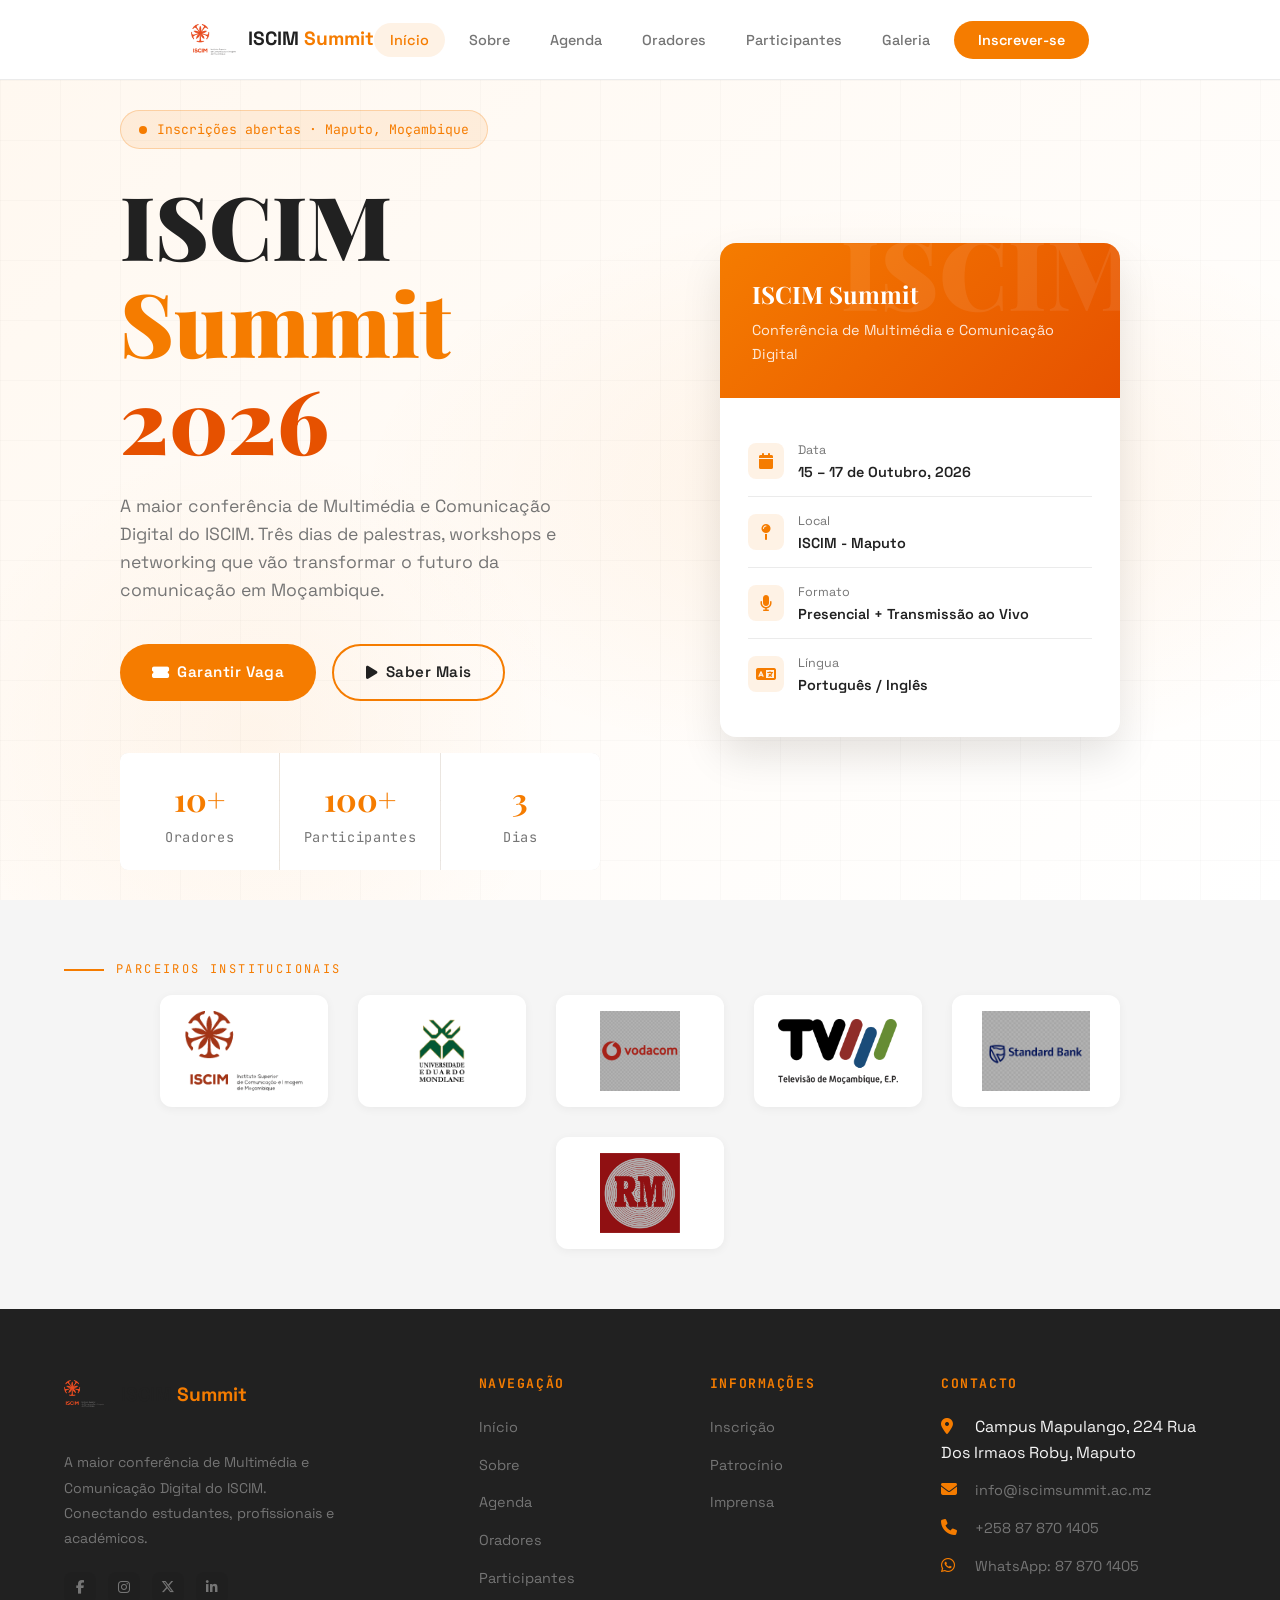
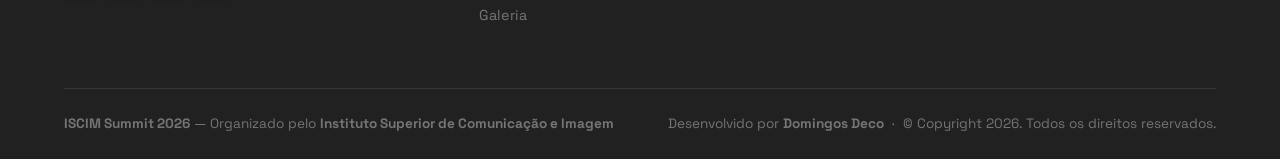
<file: index.html>
<!DOCTYPE html>
<html lang="pt">
<head>
  <meta charset="UTF-8" />
  <meta name="viewport" content="width=device-width, initial-scale=1.0, user-scalable=yes" />
  <meta name="description" content="ISCIM Summit 2026 — Conferência de Multimédia e Comunicação Digital do ISCIM. Maputo, 15–17 de Outubro de 2026." />
  <title>ISCIM Summit 2026 | Conferência de Multimédia e Comunicação Digital</title>
  <link rel="icon" href="data:image/svg+xml,<svg xmlns='http://www.w3.org/2000/svg' viewBox='0 0 100 100'><rect width='100' height='100' rx='16' fill='%23F57C00'/><text y='.9em' font-size='72' font-family='serif' font-weight='900' fill='white' x='10'>I</text></svg>">
  <link href="https://fonts.googleapis.com/css2?family=Space+Grotesk:wght@300;400;500;600;700&family=Playfair+Display:wght@700;900&family=JetBrains+Mono:wght@400;500&display=swap" rel="stylesheet">
  <link rel="stylesheet" href="https://cdnjs.cloudflare.com/ajax/libs/font-awesome/6.5.0/css/all.min.css">
  <link rel="stylesheet" href="css/style.css">
</head>
<body>

<nav class="navbar">
  <div class="container">
    <div class="nav-inner">
      <a href="index.html" class="nav-logo">
        <div class="logo-icon">
          <img src="img/iscim.png" alt="ISCIM Logo">
        </div>
        <span class="logo-text">ISCIM <span>Summit</span></span>
      </a>
      
      <input type="checkbox" id="menu-toggle">
      
      <label for="menu-toggle" class="hamburger">
        <span></span>
        <span></span>
        <span></span>
      </label>
      
      <ul class="nav-links">
        <li><a href="index.html" class="active">Início</a></li>
        <li><a href="sobre.html">Sobre</a></li>
        <li><a href="agenda.html">Agenda</a></li>
        <li><a href="oradores.html">Oradores</a></li>
        <li><a href="participantes.html">Participantes</a></li>
        <li><a href="galeria.html">Galeria</a></li>
        <li><a href="contacto.html" class="nav-cta">Inscrever-se</a></li>
      </ul>
    </div>
  </div>
</nav>

<main>
  <section class="hero">
    <div class="hero-bg"></div>
    <div class="hero-grid"></div>
    <div class="container">
      <div class="hero-content">
        <div class="hero-text">
          <div class="hero-badge">
            <span class="badge-dot"></span>
            Inscrições abertas · Maputo, Moçambique
          </div>
          <h1 class="hero-title">
            ISCIM <span class="accent">Summit</span>
            <span class="year">2026</span>
          </h1>
          <p class="hero-desc">
            A maior conferência de Multimédia e Comunicação Digital do ISCIM.
            Três dias de palestras, workshops e networking que vão transformar o futuro da comunicação em Moçambique.
          </p>
          <div class="hero-actions">
            <a href="contacto.html" class="btn btn-primary">
              <i class="fas fa-ticket-simple"></i> Garantir Vaga
            </a>
            <a href="sobre.html" class="btn btn-outline">
              <i class="fas fa-play"></i> Saber Mais
            </a>
          </div>
          <div class="hero-stats">
            <div class="stat">
              <span class="stat-num">10+</span>
              <span class="stat-label">Oradores</span>
            </div>
            <div class="stat">
              <span class="stat-num">100+</span>
              <span class="stat-label">Participantes</span>
            </div>
            <div class="stat">
              <span class="stat-num">3</span>
              <span class="stat-label">Dias</span>
            </div>
          </div>
        </div>

        <div class="hero-visual">
          <div class="hero-card-mock">
            <div class="card-mock-header">
              <h3>ISCIM Summit</h3>
              <p>Conferência de Multimédia e Comunicação Digital</p>
            </div>
            <div class="card-mock-body">
              <div class="mock-detail">
                <div class="mock-icon"><i class="fas fa-calendar"></i></div>
                <div>
                  <span>Data</span>
                  <strong>15 – 17 de Outubro, 2026</strong>
                </div>
              </div>
              <div class="mock-detail">
                <div class="mock-icon"><i class="fas fa-map-pin"></i></div>
                <div>
                  <span>Local</span>
                  <strong>ISCIM - Maputo</strong>
                </div>
              </div>
              <div class="mock-detail">
                <div class="mock-icon"><i class="fas fa-microphone"></i></div>
                <div>
                  <span>Formato</span>
                  <strong>Presencial + Transmissão ao Vivo</strong>
                </div>
              </div>
              <div class="mock-detail">
                <div class="mock-icon"><i class="fas fa-language"></i></div>
                <div>
                  <span>Língua</span>
                  <strong>Português / Inglês</strong>
                </div>
              </div>
            </div>
          </div>
        </div>
      </div>
    </div>
  </section>

  <section class="partners-showcase">
    <div class="container">
      <p class="section-label">Parceiros Institucionais</p>
      <div class="partners-grid-logos">
        <div class="partner-item">
          <img src="img/iscim.png" alt="ISCIM" class="partner-logo-img">
        </div>
        <div class="partner-item">
          <img src="img/parceiros/uem.png" alt="UEM" class="partner-logo-img">
        </div>
        <div class="partner-item">
          <img src="img/parceiros/vm.png" alt="Vodacom" class="partner-logo-img">
        </div>
        <div class="partner-item">
          <img src="img/parceiros/TVM.png" alt="TVM" class="partner-logo-img">
        </div>
        <div class="partner-item">
          <img src="img/parceiros/SB.png" alt="Standard Bank" class="partner-logo-img">
        </div>
        <div class="partner-item">
          <img src="img/parceiros/rm-logo.png" alt="Rádio Moçambique" class="partner-logo-img">
        </div>
      </div>
    </div>
  </section>
</main>

<footer>
  <div class="container">
    <div class="footer-grid">
      <div class="footer-brand">
        <a href="index.html" class="nav-logo" style="margin-bottom:16px;display:inline-flex;">
          <div class="logo-icon">
            <img src="img/iscim.png" alt="ISCIM Logo" style="width:40px;height:40px;">
          </div>
          <span class="logo-text" style="font-size:1.2rem;">ISCIM <span>Summit</span></span>
        </a>
        <p>A maior conferência de Multimédia e Comunicação Digital do ISCIM. Conectando estudantes, profissionais e académicos.</p>
        <div class="social-links-footer">
          <a href="#" target="_blank" class="social-icon" aria-label="Facebook"><i class="fab fa-facebook-f"></i></a>
          <a href="#" target="_blank" class="social-icon" aria-label="Instagram"><i class="fab fa-instagram"></i></a>
          <a href="#" target="_blank" class="social-icon" aria-label="Twitter"><i class="fab fa-x-twitter"></i></a>
          <a href="#" target="_blank" class="social-icon" aria-label="LinkedIn"><i class="fab fa-linkedin-in"></i></a>
        </div>
      </div>
      <div class="footer-col">
        <h5>Navegação</h5>
        <ul>
          <li><a href="index.html">Início</a></li>
          <li><a href="sobre.html">Sobre</a></li>
          <li><a href="agenda.html">Agenda</a></li>
          <li><a href="oradores.html">Oradores</a></li>
          <li><a href="participantes.html">Participantes</a></li>
          <li><a href="galeria.html">Galeria</a></li>
        </ul>
      </div>
      <div class="footer-col">
        <h5>Informações</h5>
        <ul>
          <li><a href="contacto.html">Inscrição</a></li>
          <li><a href="contacto.html">Patrocínio</a></li>
          <li><a href="contacto.html">Imprensa</a></li>
        </ul>
      </div>
      <div class="footer-col">
        <h5>Contacto</h5>
        <ul>
          <li><i class="fas fa-map-marker-alt"></i> Campus Mapulango, 224 Rua Dos Irmaos Roby, Maputo</li>
          <li><i class="fas fa-envelope"></i> <a href="mailto:info@iscimsummit.ac.mz">info@iscimsummit.ac.mz</a></li>
          <li><i class="fas fa-phone"></i> <a href="tel:+258878701405">+258 87 870 1405</a></li>
          <li><i class="fab fa-whatsapp"></i> <a href="https://wa.me/258878701405">WhatsApp: 87 870 1405</a></li>
        </ul>
      </div>
    </div>
    <div class="footer-bottom">
      <p><strong>ISCIM Summit 2026</strong> — Organizado pelo <strong>Instituto Superior de Comunicação e Imagem</strong></p>
      <p>Desenvolvido por <strong>Domingos Deco</strong> &nbsp;·&nbsp; © Copyright 2026. Todos os direitos reservados.</p>
    </div>
  </div>
</footer>

</body>
</html>
</file>
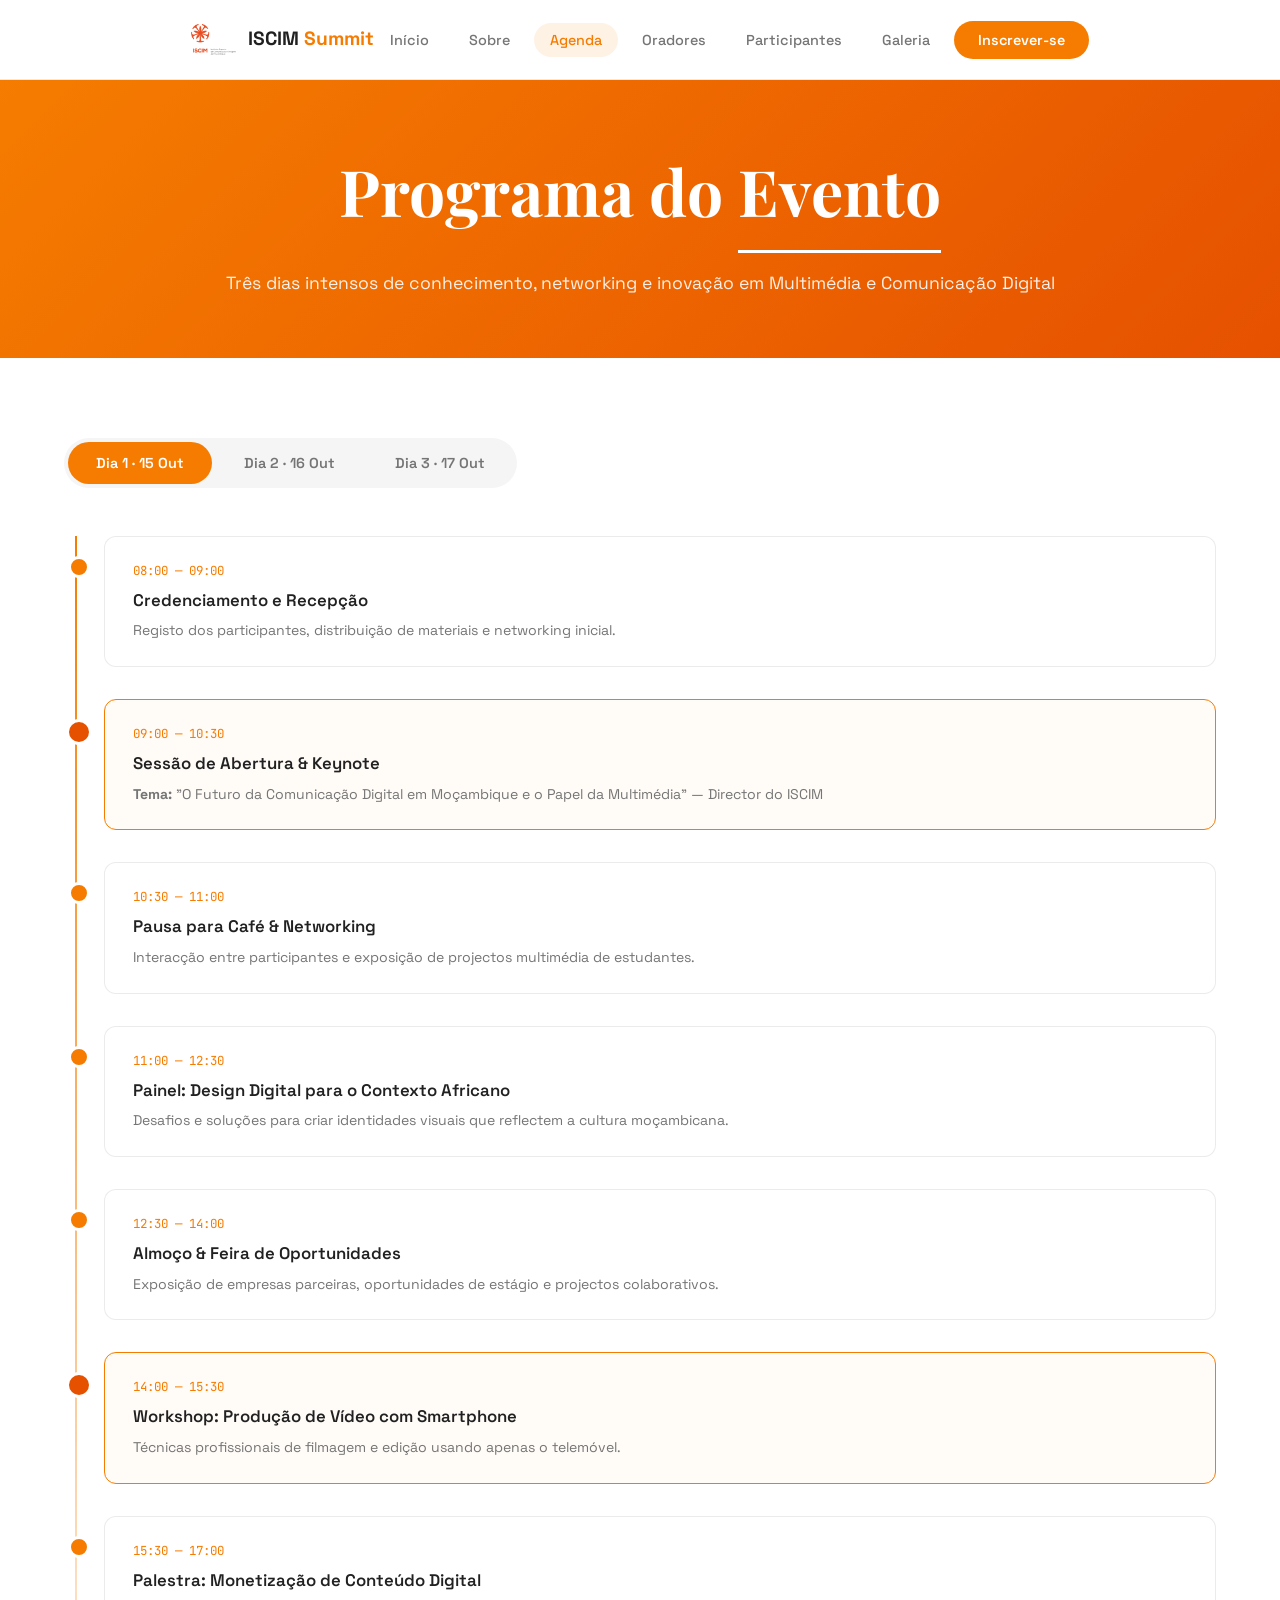
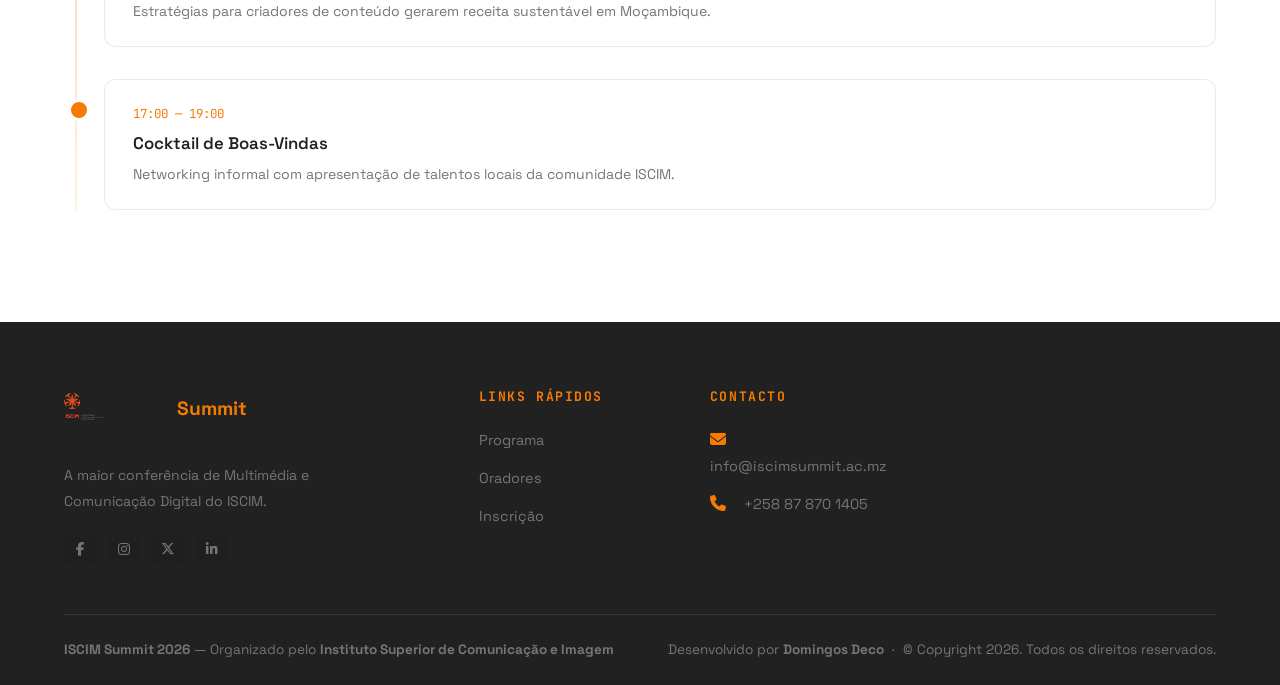
<file: agenda.html>
<!DOCTYPE html>
<html lang="pt">
<head>
  <meta charset="UTF-8" />
  <meta name="viewport" content="width=device-width, initial-scale=1.0, user-scalable=yes" />
  <title>Programa | ISCIM Summit 2026</title>
  <link rel="icon" href="data:image/svg+xml,<svg xmlns='http://www.w3.org/2000/svg' viewBox='0 0 100 100'><rect width='100' height='100' rx='16' fill='%23F57C00'/><text y='.9em' font-size='72' font-family='serif' font-weight='900' fill='white' x='10'>I</text></svg>">
  <link href="https://fonts.googleapis.com/css2?family=Space+Grotesk:wght@300;400;500;600;700&family=Playfair+Display:wght@700;900&family=JetBrains+Mono:wght@400;500&display=swap" rel="stylesheet">
  <link rel="stylesheet" href="https://cdnjs.cloudflare.com/ajax/libs/font-awesome/6.5.0/css/all.min.css">
  <link rel="stylesheet" href="css/style.css">
</head>
<body>

<nav class="navbar">
  <div class="container">
    <div class="nav-inner">
      <a href="index.html" class="nav-logo">
        <div class="logo-icon">
          <img src="img/iscim.png" alt="ISCIM Logo">
        </div>
        <span class="logo-text">ISCIM <span>Summit</span></span>
      </a>
      
      <input type="checkbox" id="menu-toggle">
      
      <label for="menu-toggle" class="hamburger">
        <span></span>
        <span></span>
        <span></span>
      </label>
      
      <ul class="nav-links">
        <li><a href="index.html">Início</a></li>
        <li><a href="sobre.html">Sobre</a></li>
        <li><a href="agenda.html" class="active">Agenda</a></li>
        <li><a href="oradores.html">Oradores</a></li>
        <li><a href="participantes.html">Participantes</a></li>
        <li><a href="galeria.html">Galeria</a></li>
        <li><a href="contacto.html" class="nav-cta">Inscrever-se</a></li>
      </ul>
    </div>
  </div>
</nav>

<main>
  <section class="page-header">
    <div class="container">
      <h1 class="page-title">Programa do <span>Evento</span></h1>
      <p class="page-desc">Três dias intensos de conhecimento, networking e inovação em Multimédia e Comunicação Digital</p>
    </div>
  </section>

  <section class="section agenda-page">
    <div class="container">
      <div class="agenda-tabs">
        <button class="tab-btn active" data-tab="dia1">Dia 1 · 15 Out</button>
        <button class="tab-btn" data-tab="dia2">Dia 2 · 16 Out</button>
        <button class="tab-btn" data-tab="dia3">Dia 3 · 17 Out</button>
      </div>

      <div id="dia1" class="tab-content active">
        <div class="timeline">
          <div class="timeline-item">
            <div class="timeline-dot"></div>
            <div class="timeline-card">
              <div class="timeline-time">08:00 — 09:00</div>
              <h4>Credenciamento e Recepção</h4>
              <p>Registo dos participantes, distribuição de materiais e networking inicial.</p>
            </div>
          </div>
          <div class="timeline-item">
            <div class="timeline-dot featured"></div>
            <div class="timeline-card featured">
              <div class="timeline-time">09:00 — 10:30</div>
              <h4>Sessão de Abertura & Keynote</h4>
              <p><strong>Tema:</strong> "O Futuro da Comunicação Digital em Moçambique e o Papel da Multimédia" — Director do ISCIM</p>
            </div>
          </div>
          <div class="timeline-item">
            <div class="timeline-dot"></div>
            <div class="timeline-card">
              <div class="timeline-time">10:30 — 11:00</div>
              <h4>Pausa para Café & Networking</h4>
              <p>Interacção entre participantes e exposição de projectos multimédia de estudantes.</p>
            </div>
          </div>
          <div class="timeline-item">
            <div class="timeline-dot"></div>
            <div class="timeline-card">
              <div class="timeline-time">11:00 — 12:30</div>
              <h4>Painel: Design Digital para o Contexto Africano</h4>
              <p>Desafios e soluções para criar identidades visuais que reflectem a cultura moçambicana.</p>
            </div>
          </div>
          <div class="timeline-item">
            <div class="timeline-dot"></div>
            <div class="timeline-card">
              <div class="timeline-time">12:30 — 14:00</div>
              <h4>Almoço & Feira de Oportunidades</h4>
              <p>Exposição de empresas parceiras, oportunidades de estágio e projectos colaborativos.</p>
            </div>
          </div>
          <div class="timeline-item">
            <div class="timeline-dot featured"></div>
            <div class="timeline-card featured">
              <div class="timeline-time">14:00 — 15:30</div>
              <h4>Workshop: Produção de Vídeo com Smartphone</h4>
              <p>Técnicas profissionais de filmagem e edição usando apenas o telemóvel.</p>
            </div>
          </div>
          <div class="timeline-item">
            <div class="timeline-dot"></div>
            <div class="timeline-card">
              <div class="timeline-time">15:30 — 17:00</div>
              <h4>Palestra: Monetização de Conteúdo Digital</h4>
              <p>Estratégias para criadores de conteúdo gerarem receita sustentável em Moçambique.</p>
            </div>
          </div>
          <div class="timeline-item">
            <div class="timeline-dot"></div>
            <div class="timeline-card">
              <div class="timeline-time">17:00 — 19:00</div>
              <h4>Cocktail de Boas-Vindas</h4>
              <p>Networking informal com apresentação de talentos locais da comunidade ISCIM.</p>
            </div>
          </div>
        </div>
      </div>

      <div id="dia2" class="tab-content">
        <div class="timeline">
          <div class="timeline-item">
            <div class="timeline-dot"></div>
            <div class="timeline-card">
              <div class="timeline-time">08:30 — 09:00</div>
              <h4>Abertura do Segundo Dia</h4>
              <p>Recapitulação do Dia 1 e apresentação da agenda do dia.</p>
            </div>
          </div>
          <div class="timeline-item">
            <div class="timeline-dot featured"></div>
            <div class="timeline-card featured">
              <div class="timeline-time">09:00 — 10:30</div>
              <h4>Keynote: Inteligência Artificial na Criação de Conteúdo</h4>
              <p>Como a IA está a transformar o trabalho de designers, jornalistas e produtores audiovisuais.</p>
            </div>
          </div>
          <div class="timeline-item">
            <div class="timeline-dot"></div>
            <div class="timeline-card">
              <div class="timeline-time">10:30 — 12:00</div>
              <h4>Workshop: UI/UX Design com Figma</h4>
              <p>Prototipagem rápida e testes de usabilidade aplicados a produtos digitais moçambicanos.</p>
            </div>
          </div>
          <div class="timeline-item">
            <div class="timeline-dot"></div>
            <div class="timeline-card">
              <div class="timeline-time">12:00 — 13:30</div>
              <h4>Almoço</h4>
              <p>Networking e visita à exposição de trabalhos de estudantes do ISCIM.</p>
            </div>
          </div>
          <div class="timeline-item">
            <div class="timeline-dot featured"></div>
            <div class="timeline-card featured">
              <div class="timeline-time">13:30 — 15:30</div>
              <h4>Mesa Redonda: Jornalismo Digital no Século XXI</h4>
              <p>Fact-checking, jornalismo de dados e combate à desinformação em Moçambique.</p>
            </div>
          </div>
          <div class="timeline-item">
            <div class="timeline-dot"></div>
            <div class="timeline-card">
              <div class="timeline-time">15:30 — 17:00</div>
              <h4>Palestra: Podcasting como Ferramenta de Comunicação</h4>
              <p>Casos de sucesso de podcasts moçambicanos e estratégias de crescimento de audiência.</p>
            </div>
          </div>
          <div class="timeline-item">
            <div class="timeline-dot"></div>
            <div class="timeline-card">
              <div class="timeline-time">17:00 — 18:00</div>
              <h4>Pitch Session: Projectos Criativos</h4>
              <p>Estudantes do ISCIM apresentam os seus projectos multimédia para painel de especialistas.</p>
            </div>
          </div>
        </div>
      </div>

      <div id="dia3" class="tab-content">
        <div class="timeline">
          <div class="timeline-item">
            <div class="timeline-dot"></div>
            <div class="timeline-card">
              <div class="timeline-time">08:30 — 10:00</div>
              <h4>Workshop: Edição de Áudio com Audacity</h4>
              <p>Técnicas de masterização, remoção de ruído e produção de podcasts profissionais.</p>
            </div>
          </div>
          <div class="timeline-item">
            <div class="timeline-dot featured"></div>
            <div class="timeline-card featured">
              <div class="timeline-time">10:00 — 12:00</div>
              <h4>Painel Internacional: Multimédia Africana no Mundo</h4>
              <p>Perspectivas de profissionais da SADC sobre a exportação de conteúdo multimédia africano.</p>
            </div>
          </div>
          <div class="timeline-item">
            <div class="timeline-dot"></div>
            <div class="timeline-card">
              <div class="timeline-time">12:00 — 13:30</div>
              <h4>Almoço Final & Sessão de Autógrafos</h4>
              <p>Sessão de autógrafos com os oradores e networking final.</p>
            </div>
          </div>
          <div class="timeline-item">
            <div class="timeline-dot"></div>
            <div class="timeline-card">
              <div class="timeline-time">13:30 — 15:00</div>
              <h4>Hackathon Criativo — Apresentação de Resultados</h4>
              <p>As equipas apresentam os projectos desenvolvidos ao longo dos 3 dias do Summit.</p>
            </div>
          </div>
          <div class="timeline-item">
            <div class="timeline-dot featured"></div>
            <div class="timeline-card featured">
              <div class="timeline-time">15:00 — 17:00</div>
              <h4>Cerimónia de Encerramento & Prémios ISCIM</h4>
              <p>Entrega dos Prémios de Excelência em Multimédia nas categorias: Melhor Produtor, Melhor Designer, Melhor Jornalista Digital e Melhor Projecto Académico.</p>
            </div>
          </div>
          <div class="timeline-item">
            <div class="timeline-dot"></div>
            <div class="timeline-card">
              <div class="timeline-time">17:00 — 19:00</div>
              <h4>Festa de Encerramento</h4>
              <p>Celebração com música ao vivo e exibição de produções audiovisuais dos participantes.</p>
            </div>
          </div>
        </div>
      </div>
    </div>
  </section>
</main>

<footer>
  <div class="container">
    <div class="footer-grid">
      <div class="footer-brand">
        <a href="index.html" class="nav-logo" style="margin-bottom:16px;display:inline-flex;">
          <div class="logo-icon">
            <img src="img/iscim.png" alt="ISCIM Logo" style="width:40px;height:40px;">
          </div>
          <span class="logo-text" style="font-size:1.2rem;">ISCIM <span>Summit</span></span>
        </a>
        <p>A maior conferência de Multimédia e Comunicação Digital do ISCIM.</p>
        <div class="social-links-footer">
          <a href="#" target="_blank" class="social-icon" aria-label="Facebook"><i class="fab fa-facebook-f"></i></a>
          <a href="#" target="_blank" class="social-icon" aria-label="Instagram"><i class="fab fa-instagram"></i></a>
          <a href="#" target="_blank" class="social-icon" aria-label="Twitter"><i class="fab fa-x-twitter"></i></a>
          <a href="#" target="_blank" class="social-icon" aria-label="LinkedIn"><i class="fab fa-linkedin-in"></i></a>
        </div>
      </div>
      <div class="footer-col">
        <h5>Links Rápidos</h5>
        <ul>
          <li><a href="agenda.html">Programa</a></li>
          <li><a href="oradores.html">Oradores</a></li>
          <li><a href="contacto.html">Inscrição</a></li>
        </ul>
      </div>
      <div class="footer-col">
        <h5>Contacto</h5>
        <ul>
          <li><i class="fas fa-envelope"></i> <a href="mailto:info@iscimsummit.ac.mz">info@iscimsummit.ac.mz</a></li>
          <li><i class="fas fa-phone"></i> <a href="tel:+258878701405">+258 87 870 1405</a></li>
        </ul>
      </div>
    </div>
    <div class="footer-bottom">
      <p><strong>ISCIM Summit 2026</strong> — Organizado pelo <strong>Instituto Superior de Comunicação e Imagem</strong></p>
      <p>Desenvolvido por <strong>Domingos Deco</strong> &nbsp;·&nbsp; © Copyright 2026. Todos os direitos reservados.</p>
    </div>
  </div>
</footer>

<script>
// Tabs da Agenda
(function() {
  var tabBtns = document.querySelectorAll('.tab-btn');
  var tabContents = document.querySelectorAll('.tab-content');

  tabBtns.forEach(function(btn) {
    btn.addEventListener('click', function() {
      var tabId = btn.getAttribute('data-tab');
      
      tabBtns.forEach(function(b) { b.classList.remove('active'); });
      tabContents.forEach(function(c) { c.classList.remove('active'); });
      
      btn.classList.add('active');
      var activeContent = document.getElementById(tabId);
      if (activeContent) activeContent.classList.add('active');
    });
  });
})();
</script>

</body>
</html>
</file>
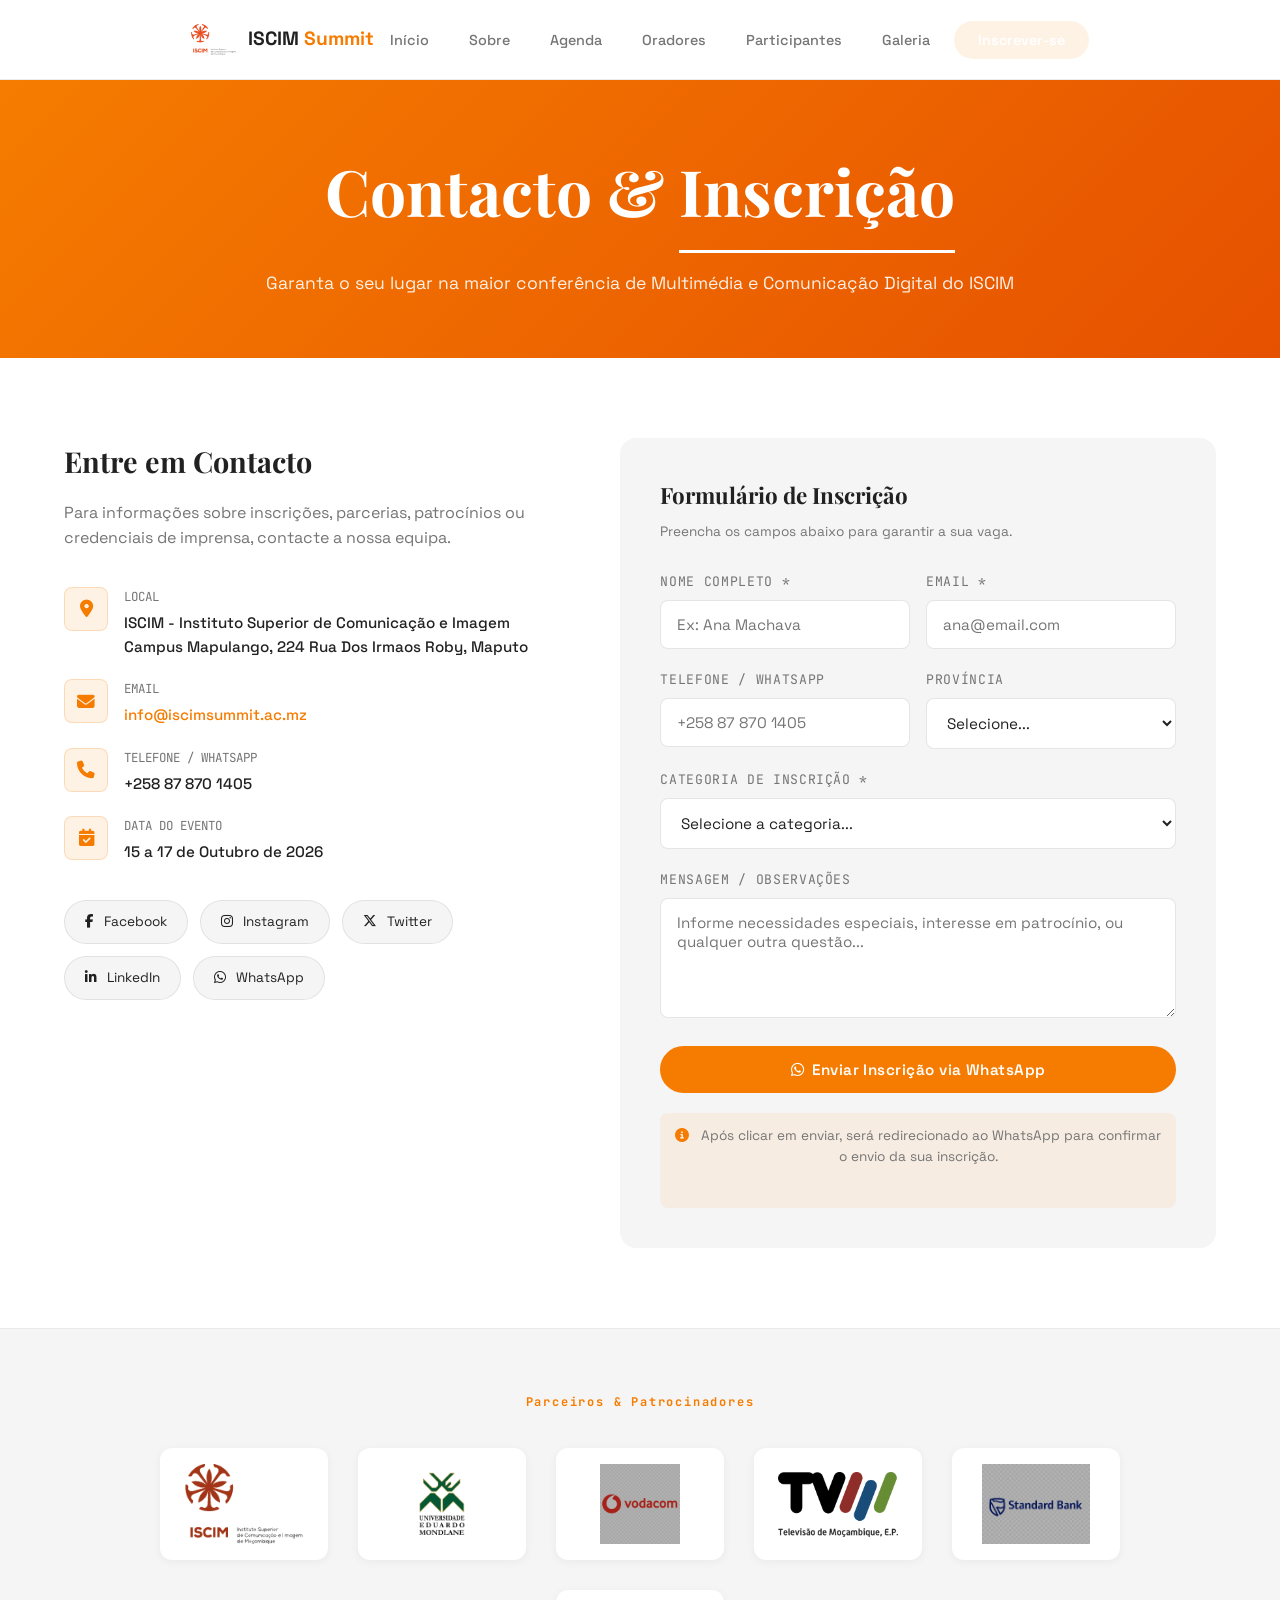
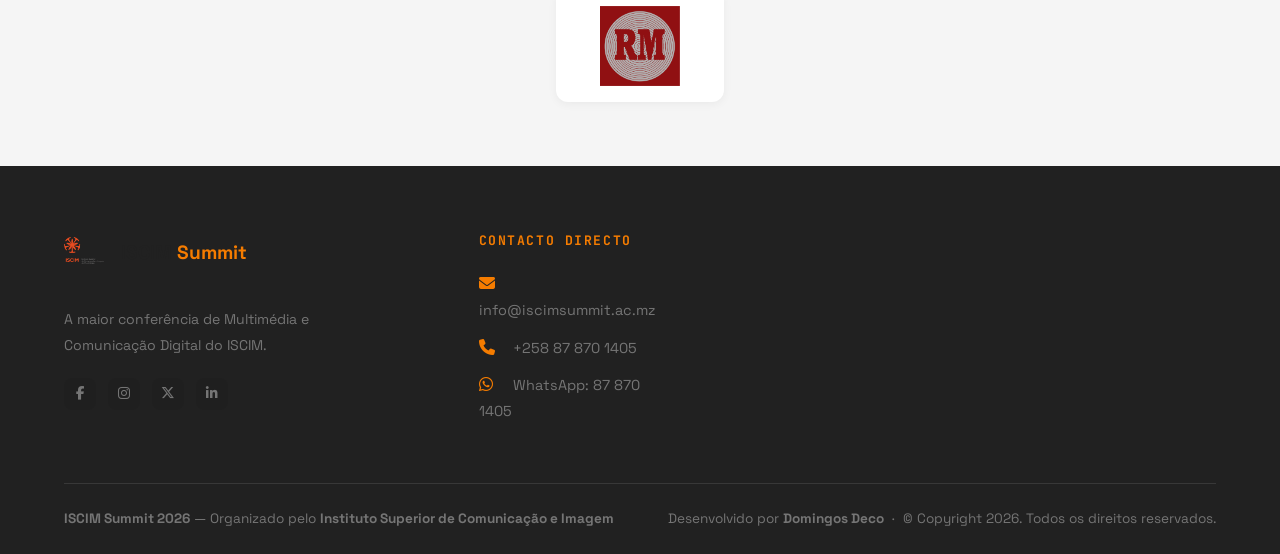
<file: contacto.html>
<!DOCTYPE html>
<html lang="pt">
<head>
  <meta charset="UTF-8" />
  <meta name="viewport" content="width=device-width, initial-scale=1.0, user-scalable=yes" />
  <title>Contacto & Inscrição | ISCIM Summit 2026</title>
  <link rel="icon" href="data:image/svg+xml,<svg xmlns='http://www.w3.org/2000/svg' viewBox='0 0 100 100'><rect width='100' height='100' rx='16' fill='%23F57C00'/><text y='.9em' font-size='72' font-family='serif' font-weight='900' fill='white' x='10'>I</text></svg>">
  <link href="https://fonts.googleapis.com/css2?family=Space+Grotesk:wght@300;400;500;600;700&family=Playfair+Display:wght@700;900&family=JetBrains+Mono:wght@400;500&display=swap" rel="stylesheet">
  <link rel="stylesheet" href="https://cdnjs.cloudflare.com/ajax/libs/font-awesome/6.5.0/css/all.min.css">
  <link rel="stylesheet" href="css/style.css">
</head>
<body>

<nav class="navbar">
  <div class="container">
    <div class="nav-inner">
      <a href="index.html" class="nav-logo">
        <div class="logo-icon">
          <img src="img/iscim.png" alt="ISCIM Logo">
        </div>
        <span class="logo-text">ISCIM <span>Summit</span></span>
      </a>
      
      <input type="checkbox" id="menu-toggle">
      
      <label for="menu-toggle" class="hamburger">
        <span></span>
        <span></span>
        <span></span>
      </label>
      
      <ul class="nav-links">
        <li><a href="index.html">Início</a></li>
        <li><a href="sobre.html">Sobre</a></li>
        <li><a href="agenda.html">Agenda</a></li>
        <li><a href="oradores.html">Oradores</a></li>
        <li><a href="participantes.html">Participantes</a></li>
        <li><a href="galeria.html">Galeria</a></li>
        <li><a href="contacto.html" class="active nav-cta">Inscrever-se</a></li>
      </ul>
    </div>
  </div>
</nav>

<main>
  <section class="page-header">
    <div class="container">
      <h1 class="page-title">Contacto & <span>Inscrição</span></h1>
      <p class="page-desc">Garanta o seu lugar na maior conferência de Multimédia e Comunicação Digital do ISCIM</p>
    </div>
  </section>

  <section class="section contact-page">
    <div class="container">
      <div class="contact-grid">
        <div class="contact-info">
          <h3>Entre em Contacto</h3>
          <p>Para informações sobre inscrições, parcerias, patrocínios ou credenciais de imprensa, contacte a nossa equipa.</p>

          <div class="contact-details">
            <div class="contact-item">
              <div class="c-icon"><i class="fas fa-map-marker-alt"></i></div>
              <div>
                <div class="c-label">LOCAL</div>
                <div class="c-value">ISCIM - Instituto Superior de Comunicação e Imagem<br>Campus Mapulango, 224 Rua Dos Irmaos Roby, Maputo</div>
              </div>
            </div>
            <div class="contact-item">
              <div class="c-icon"><i class="fas fa-envelope"></i></div>
              <div>
                <div class="c-label">EMAIL</div>
                <div class="c-value">
                  <a href="mailto:info@iscimsummit.ac.mz">info@iscimsummit.ac.mz</a>
                </div>
              </div>
            </div>
            <div class="contact-item">
              <div class="c-icon"><i class="fas fa-phone"></i></div>
              <div>
                <div class="c-label">TELEFONE / WHATSAPP</div>
                <div class="c-value">+258 87 870 1405</div>
              </div>
            </div>
            <div class="contact-item">
              <div class="c-icon"><i class="fas fa-calendar-check"></i></div>
              <div>
                <div class="c-label">DATA DO EVENTO</div>
                <div class="c-value">15 a 17 de Outubro de 2026</div>
              </div>
            </div>
          </div>

          <div class="social-links">
            <a href="https://facebook.com" target="_blank" class="social-link"><i class="fab fa-facebook-f"></i> Facebook</a>
            <a href="https://instagram.com" target="_blank" class="social-link"><i class="fab fa-instagram"></i> Instagram</a>
            <a href="https://twitter.com" target="_blank" class="social-link"><i class="fab fa-x-twitter"></i> Twitter</a>
            <a href="https://linkedin.com" target="_blank" class="social-link"><i class="fab fa-linkedin-in"></i> LinkedIn</a>
            <a href="https://wa.me/258878701405" target="_blank" class="social-link"><i class="fab fa-whatsapp"></i> WhatsApp</a>
          </div>
        </div>

        <div class="contact-form">
          <h4>Formulário de Inscrição</h4>
          <p>Preencha os campos abaixo para garantir a sua vaga.</p>
          <form action="https://wa.me/258878701405" method="get" target="_blank">
            <div class="form-row">
              <div class="form-group">
                <label>NOME COMPLETO *</label>
                <input type="text" name="text" placeholder="Ex: Ana Machava" required>
              </div>
              <div class="form-group">
                <label>EMAIL *</label>
                <input type="email" name="text" placeholder="ana@email.com" required>
              </div>
            </div>
            <div class="form-row">
              <div class="form-group">
                <label>TELEFONE / WHATSAPP</label>
                <input type="tel" placeholder="+258 87 870 1405">
              </div>
              <div class="form-group">
                <label>PROVÍNCIA</label>
                <select>
                  <option>Selecione...</option>
                  <option>Maputo Cidade</option>
                  <option>Maputo Província</option>
                  <option>Gaza</option>
                  <option>Inhambane</option>
                  <option>Sofala</option>
                  <option>Manica</option>
                  <option>Zambézia</option>
                  <option>Tete</option>
                  <option>Nampula</option>
                  <option>Niassa</option>
                  <option>Cabo Delgado</option>
                  <option>Outro País</option>
                </select>
              </div>
            </div>
            <div class="form-group">
              <label>CATEGORIA DE INSCRIÇÃO *</label>
              <select required>
                <option value="">Selecione a categoria...</option>
                <option>Estudante ISCIM (300 MT)</option>
                <option>Estudante Externo (500 MT)</option>
                <option>Profissional (1.500 MT)</option>
                <option>Empresa / Instituição (3.000 MT)</option>
                <option>Imprensa (Credencial Gratuita)</option>
                <option>Parceiro / Patrocinador</option>
              </select>
            </div>
            <div class="form-group">
              <label>MENSAGEM / OBSERVAÇÕES</label>
              <textarea placeholder="Informe necessidades especiais, interesse em patrocínio, ou qualquer outra questão..."></textarea>
            </div>
            <button type="submit" class="btn btn-primary btn-full">
              <i class="fab fa-whatsapp"></i> Enviar Inscrição via WhatsApp
            </button>
          </form>
          <div class="form-note">
            <p><i class="fas fa-info-circle"></i> Após clicar em enviar, será redirecionado ao WhatsApp para confirmar o envio da sua inscrição.</p>
          </div>
        </div>
      </div>
    </div>
  </section>

  <section class="partners-section">
    <div class="container">
      <h3>Parceiros & Patrocinadores</h3>
      <div class="partners-grid-logos">
        <div class="partner-item">
          <img src="img/iscim.png" alt="ISCIM" class="partner-logo-img">
        </div>
        <div class="partner-item">
          <img src="img/parceiros/uem.png" alt="UEM" class="partner-logo-img">
        </div>
        <div class="partner-item">
          <img src="img/parceiros/vm.png" alt="Vodacom" class="partner-logo-img">
        </div>
        <div class="partner-item">
          <img src="img/parceiros/TVM.png" alt="TVM" class="partner-logo-img">
        </div>
        
        
        <div class="partner-item">
          <img src="img/parceiros/SB.png" alt="Standard Bank" class="partner-logo-img">
        </div>
        
        <div class="partner-item">
          <img src="img/parceiros/rm-logo.png" alt="Rádio Moçambique" class="partner-logo-img">
        </div>
        
      </div>
    </div>
  </section>
</main>

<footer>
  <div class="container">
    <div class="footer-grid">
      <div class="footer-brand">
        <a href="index.html" class="nav-logo" style="margin-bottom:16px;display:inline-flex;">
          <div class="logo-icon">
            <img src="img/iscim.png" alt="ISCIM Logo" style="width:40px;height:40px;">
          </div>
          <span class="logo-text" style="font-size:1.2rem;">ISCIM <span>Summit</span></span>
        </a>
        <p>A maior conferência de Multimédia e Comunicação Digital do ISCIM.</p>
        <div class="social-links-footer">
          <a href="#" target="_blank" class="social-icon" aria-label="Facebook"><i class="fab fa-facebook-f"></i></a>
          <a href="#" target="_blank" class="social-icon" aria-label="Instagram"><i class="fab fa-instagram"></i></a>
          <a href="#" target="_blank" class="social-icon" aria-label="Twitter"><i class="fab fa-x-twitter"></i></a>
          <a href="#" target="_blank" class="social-icon" aria-label="LinkedIn"><i class="fab fa-linkedin-in"></i></a>
        </div>
      </div>
      <div class="footer-col">
        <h5>Contacto Directo</h5>
        <ul>
          <li><i class="fas fa-envelope"></i> <a href="mailto:info@iscimsummit.ac.mz">info@iscimsummit.ac.mz</a></li>
          <li><i class="fas fa-phone"></i> <a href="tel:+258878701405">+258 87 870 1405</a></li>
          <li><i class="fab fa-whatsapp"></i> <a href="https://wa.me/258878701405">WhatsApp: 87 870 1405</a></li>
        </ul>
      </div>
    </div>
    <div class="footer-bottom">
      <p><strong>ISCIM Summit 2026</strong> — Organizado pelo <strong>Instituto Superior de Comunicação e Imagem</strong></p>
      <p>Desenvolvido por <strong>Domingos Deco</strong> &nbsp;·&nbsp; © Copyright 2026. Todos os direitos reservados.</p>
    </div>
  </div>
</footer>

</body>
</html>
</file>
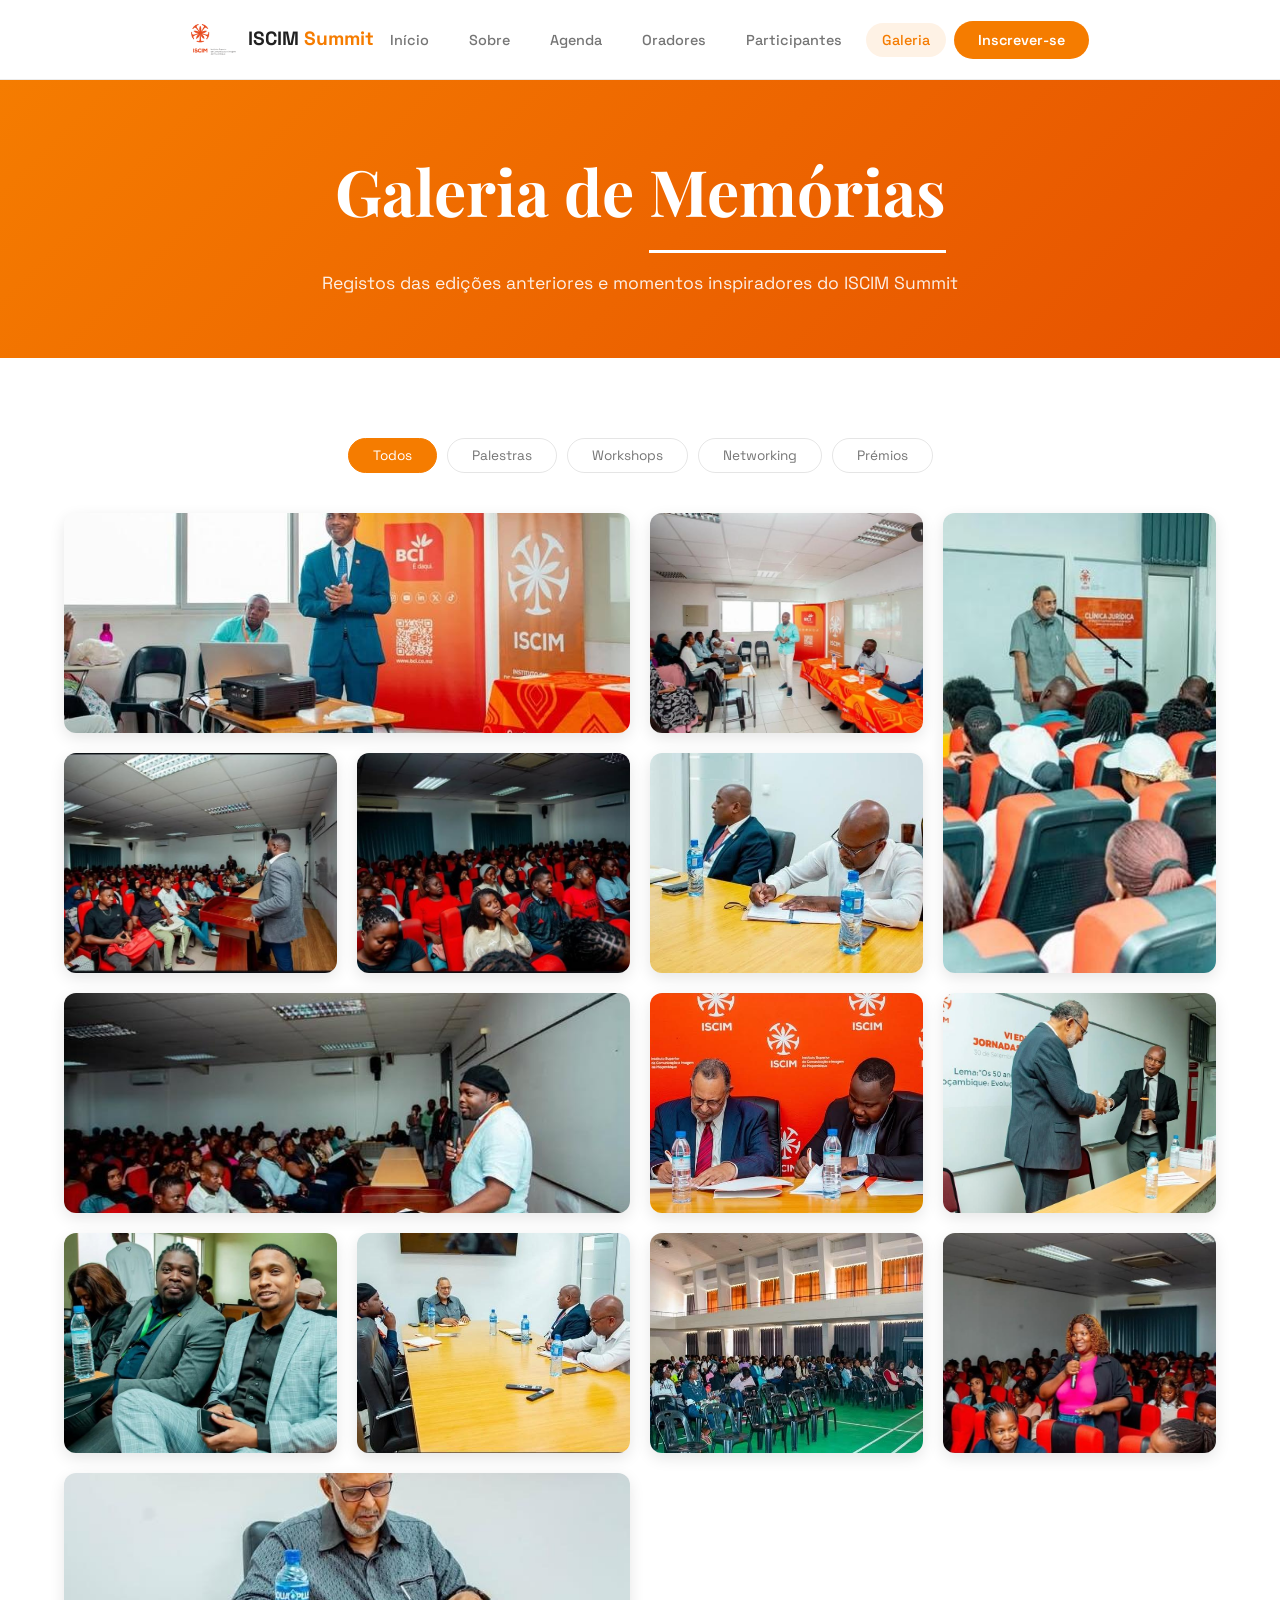
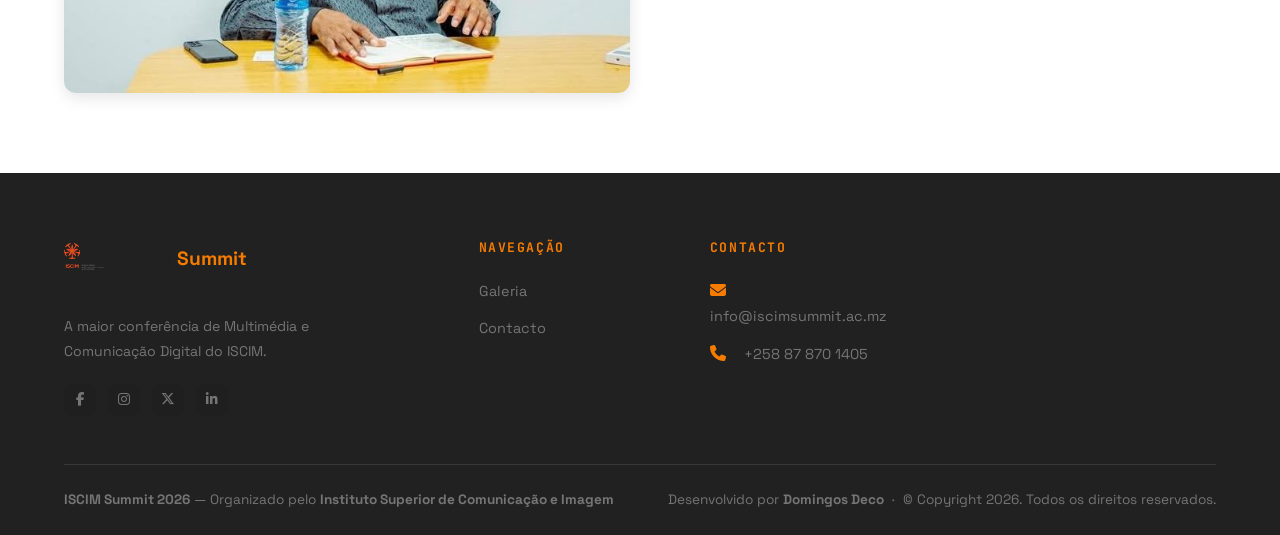
<file: galeria.html>
<!DOCTYPE html>
<html lang="pt">
<head>
  <meta charset="UTF-8" />
  <meta name="viewport" content="width=device-width, initial-scale=1.0, user-scalable=yes" />
  <title>Galeria | ISCIM Summit 2026</title>
  <link rel="icon" href="data:image/svg+xml,<svg xmlns='http://www.w3.org/2000/svg' viewBox='0 0 100 100'><rect width='100' height='100' rx='16' fill='%23F57C00'/><text y='.9em' font-size='72' font-family='serif' font-weight='900' fill='white' x='10'>I</text></svg>">
  <link href="https://fonts.googleapis.com/css2?family=Space+Grotesk:wght@300;400;500;600;700&family=Playfair+Display:wght@700;900&family=JetBrains+Mono:wght@400;500&display=swap" rel="stylesheet">
  <link rel="stylesheet" href="https://cdnjs.cloudflare.com/ajax/libs/font-awesome/6.5.0/css/all.min.css">
  <link rel="stylesheet" href="css/style.css">
</head>
<body>

<nav class="navbar">
  <div class="container">
    <div class="nav-inner">
      <a href="index.html" class="nav-logo">
        <div class="logo-icon">
          <img src="img/iscim.png" alt="ISCIM Logo">
        </div>
        <span class="logo-text">ISCIM <span>Summit</span></span>
      </a>
      
      <input type="checkbox" id="menu-toggle">
      
      <label for="menu-toggle" class="hamburger">
        <span></span>
        <span></span>
        <span></span>
      </label>
      
      <ul class="nav-links">
        <li><a href="index.html">Início</a></li>
        <li><a href="sobre.html">Sobre</a></li>
        <li><a href="agenda.html">Agenda</a></li>
        <li><a href="oradores.html">Oradores</a></li>
        <li><a href="participantes.html">Participantes</a></li>
        <li><a href="galeria.html" class="active">Galeria</a></li>
        <li><a href="contacto.html" class="nav-cta">Inscrever-se</a></li>
      </ul>
    </div>
  </div>
</nav>

<main>
  <section class="page-header">
    <div class="container">
      <h1 class="page-title">Galeria de <span>Memórias</span></h1>
      <p class="page-desc">Registos das edições anteriores e momentos inspiradores do ISCIM Summit</p>
    </div>
  </section>

  <section class="section gallery-page">
    <div class="container">
      <div class="gallery-filter">
        <button class="filter-btn active" data-filter="all">Todos</button>
        <button class="filter-btn" data-filter="palestras">Palestras</button>
        <button class="filter-btn" data-filter="workshops">Workshops</button>
        <button class="filter-btn" data-filter="networking">Networking</button>
        <button class="filter-btn" data-filter="premios">Prémios</button>
      </div>

      <div class="gallery-grid">
        <div class="gallery-item wide" data-cat="palestras">
          <div class="gallery-thumb" style="background-image: url('img/01.jpeg');"></div>
          <div class="gallery-overlay"><span>Palestra Magna · Auditório do ISCIM · 2025</span></div>
        </div>
        <div class="gallery-item" data-cat="workshops">
          <div class="gallery-thumb" style="background-image: url('img/02.jpeg');"></div>
          <div class="gallery-overlay"><span>Workshop de Produção Audiovisual · Estúdio ISCIM · 2025</span></div>
        </div>
        <div class="gallery-item tall" data-cat="networking">
          <div class="gallery-thumb" style="background-image: url('img/03.jpeg');"></div>
          <div class="gallery-overlay"><span>Sessão de Networking · Lounge ISCIM · 2025</span></div>
        </div>
        <div class="gallery-item" data-cat="palestras">
          <div class="gallery-thumb" style="background-image: url('img/04.jpeg');"></div>
          <div class="gallery-overlay"><span>Painel de Comunicação Digital · Sala de Conferências · 2025</span></div>
        </div>
        <div class="gallery-item" data-cat="premios">
          <div class="gallery-thumb" style="background-image: url('img/05.jpeg');"></div>
          <div class="gallery-overlay"><span>Prémios ISCIM 2025 · Gala de Premiação</span></div>
        </div>
        <div class="gallery-item" data-cat="workshops">
          <div class="gallery-thumb" style="background-image: url('img/06.jpeg');"></div>
          <div class="gallery-overlay"><span>Workshop de Design Gráfico · Laboratório de Informática</span></div>
        </div>
        <div class="gallery-item wide" data-cat="networking">
          <div class="gallery-thumb" style="background-image: url('img/07.jpeg');"></div>
          <div class="gallery-overlay"><span>Festa de Encerramento 2025 · Celebração ISCIM</span></div>
        </div>
        <div class="gallery-item" data-cat="premios">
          <div class="gallery-thumb" style="background-image: url('img/08.jpeg');"></div>
          <div class="gallery-overlay"><span>Melhor Projecto Académico · Premiação</span></div>
        </div>
        <div class="gallery-item" data-cat="palestras">
          <div class="gallery-thumb" style="background-image: url('img/09.jpeg');"></div>
          <div class="gallery-overlay"><span>Keynote 2024 · O Futuro da Comunicação Digital</span></div>
        </div>
        <div class="gallery-item" data-cat="workshops">
          <div class="gallery-thumb" style="background-image: url('img/10.jpeg');"></div>
          <div class="gallery-overlay"><span>Workshop de Podcast · Estúdio de Áudio</span></div>
        </div>
        <div class="gallery-item" data-cat="palestras">
          <div class="gallery-thumb" style="background-image: url('img/11.jpeg');"></div>
          <div class="gallery-overlay"><span>Conferência de Jornalismo Digital · 2025</span></div>
        </div>
        <div class="gallery-item" data-cat="networking">
          <div class="gallery-thumb" style="background-image: url('img/12.jpeg');"></div>
          <div class="gallery-overlay"><span>Coffee Break · Networking entre participantes</span></div>
        </div>
        <div class="gallery-item" data-cat="workshops">
          <div class="gallery-thumb" style="background-image: url('img/13.jpeg');"></div>
          <div class="gallery-overlay"><span>Exposição de Projectos dos Estudantes</span></div>
        </div>
        <div class="gallery-item wide" data-cat="palestras">
          <div class="gallery-thumb" style="background-image: url('img/14.jpeg');"></div>
          <div class="gallery-overlay"><span>Mesa Redonda · Especialistas em Multimédia</span></div>
        </div>
      </div>
    </div>
  </section>
</main>

<footer>
  <div class="container">
    <div class="footer-grid">
      <div class="footer-brand">
        <a href="index.html" class="nav-logo" style="margin-bottom:16px;display:inline-flex;">
          <div class="logo-icon">
            <img src="img/iscim.png" alt="ISCIM Logo" style="width:40px;height:40px;">
          </div>
          <span class="logo-text" style="font-size:1.2rem;">ISCIM <span>Summit</span></span>
        </a>
        <p>A maior conferência de Multimédia e Comunicação Digital do ISCIM.</p>
        <div class="social-links-footer">
          <a href="#" target="_blank" class="social-icon" aria-label="Facebook"><i class="fab fa-facebook-f"></i></a>
          <a href="#" target="_blank" class="social-icon" aria-label="Instagram"><i class="fab fa-instagram"></i></a>
          <a href="#" target="_blank" class="social-icon" aria-label="Twitter"><i class="fab fa-x-twitter"></i></a>
          <a href="#" target="_blank" class="social-icon" aria-label="LinkedIn"><i class="fab fa-linkedin-in"></i></a>
        </div>
      </div>
      <div class="footer-col">
        <h5>Navegação</h5>
        <ul>
          <li><a href="galeria.html">Galeria</a></li>
          <li><a href="contacto.html">Contacto</a></li>
        </ul>
      </div>
      <div class="footer-col">
        <h5>Contacto</h5>
        <ul>
          <li><i class="fas fa-envelope"></i> <a href="mailto:info@iscimsummit.ac.mz">info@iscimsummit.ac.mz</a></li>
          <li><i class="fas fa-phone"></i> <a href="tel:+258878701405">+258 87 870 1405</a></li>
        </ul>
      </div>
    </div>
    <div class="footer-bottom">
      <p><strong>ISCIM Summit 2026</strong> — Organizado pelo <strong>Instituto Superior de Comunicação e Imagem</strong></p>
      <p>Desenvolvido por <strong>Domingos Deco</strong> &nbsp;·&nbsp; © Copyright 2026. Todos os direitos reservados.</p>
    </div>
  </div>
</footer>

<script>
// Filtro da Galeria
(function() {
  var filterBtns = document.querySelectorAll('.filter-btn');
  var galleryItems = document.querySelectorAll('.gallery-item');

  filterBtns.forEach(function(btn) {
    btn.addEventListener('click', function() {
      var filter = btn.getAttribute('data-filter');
      
      filterBtns.forEach(function(b) { b.classList.remove('active'); });
      btn.classList.add('active');
      
      galleryItems.forEach(function(item) {
        if (filter === 'all' || item.getAttribute('data-cat') === filter) {
          item.style.display = 'block';
        } else {
          item.style.display = 'none';
        }
      });
    });
  });
})();
</script>

</body>
</html>
</file>
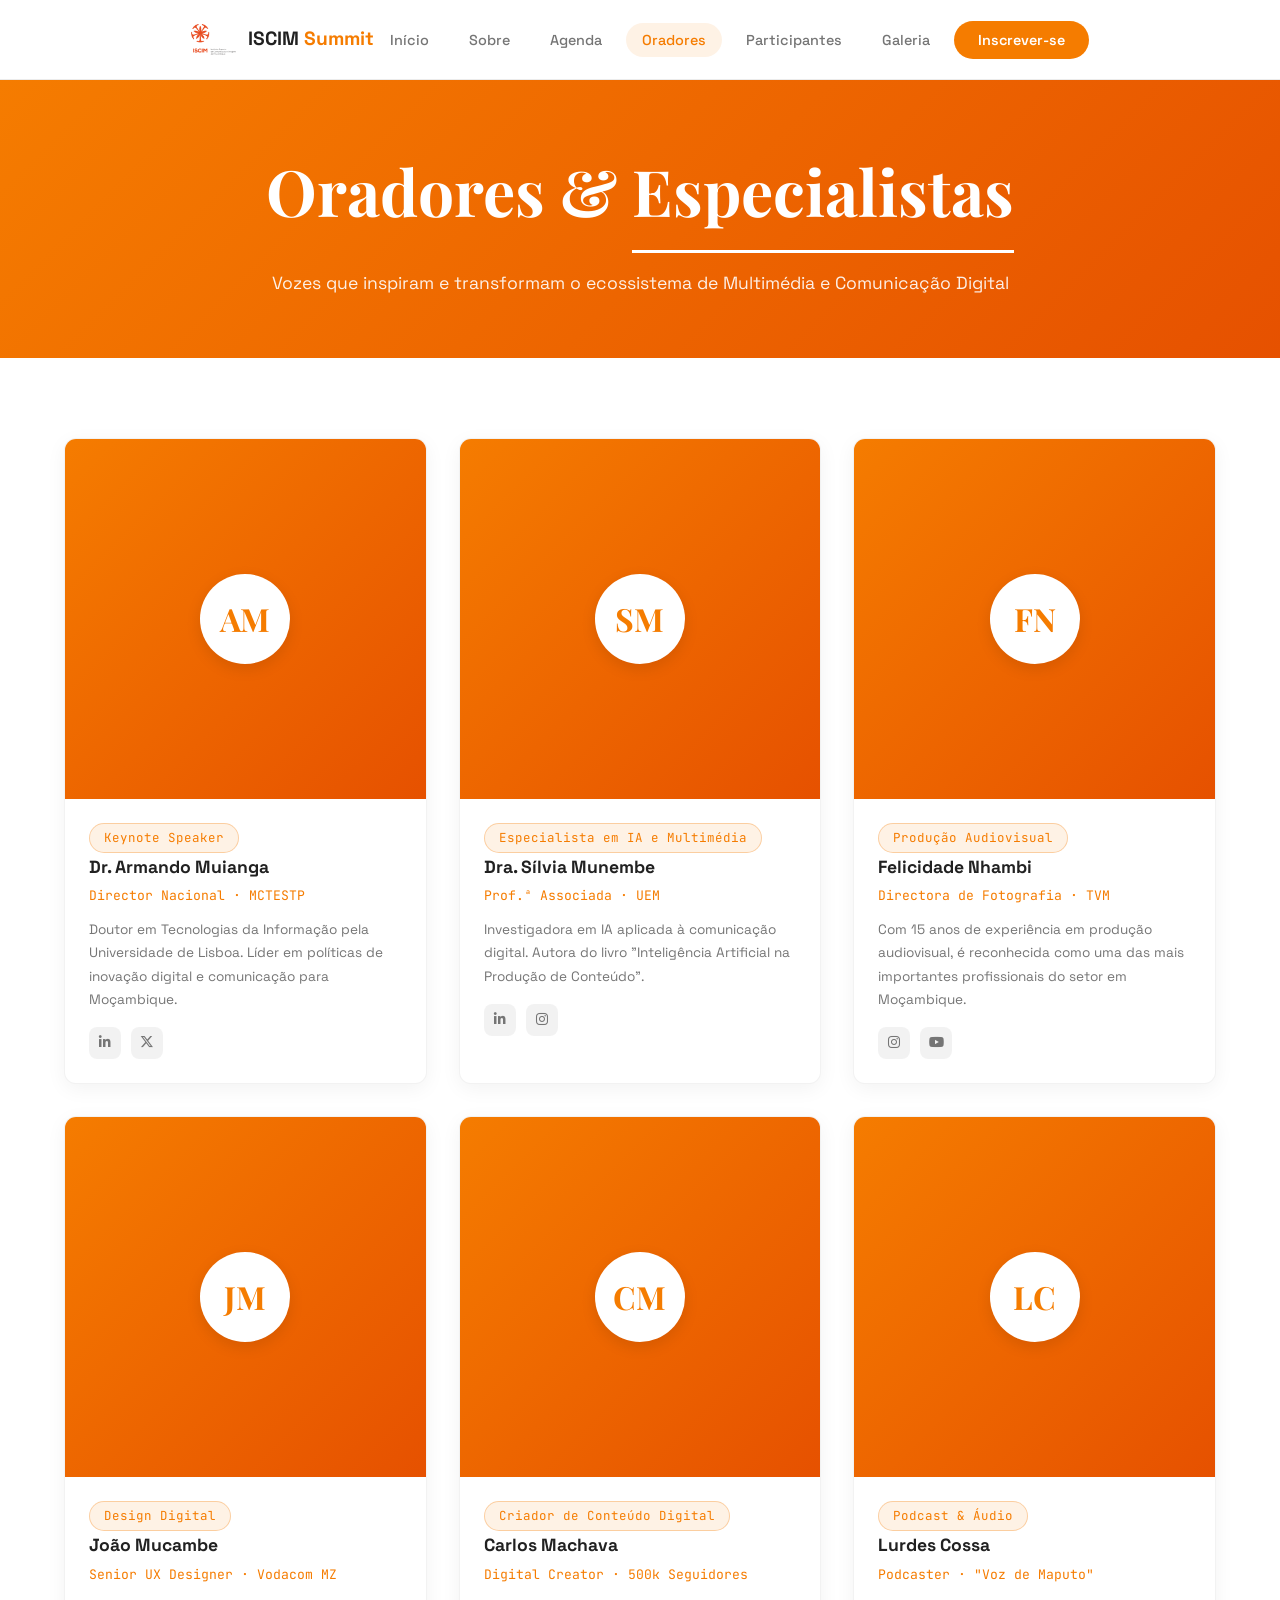
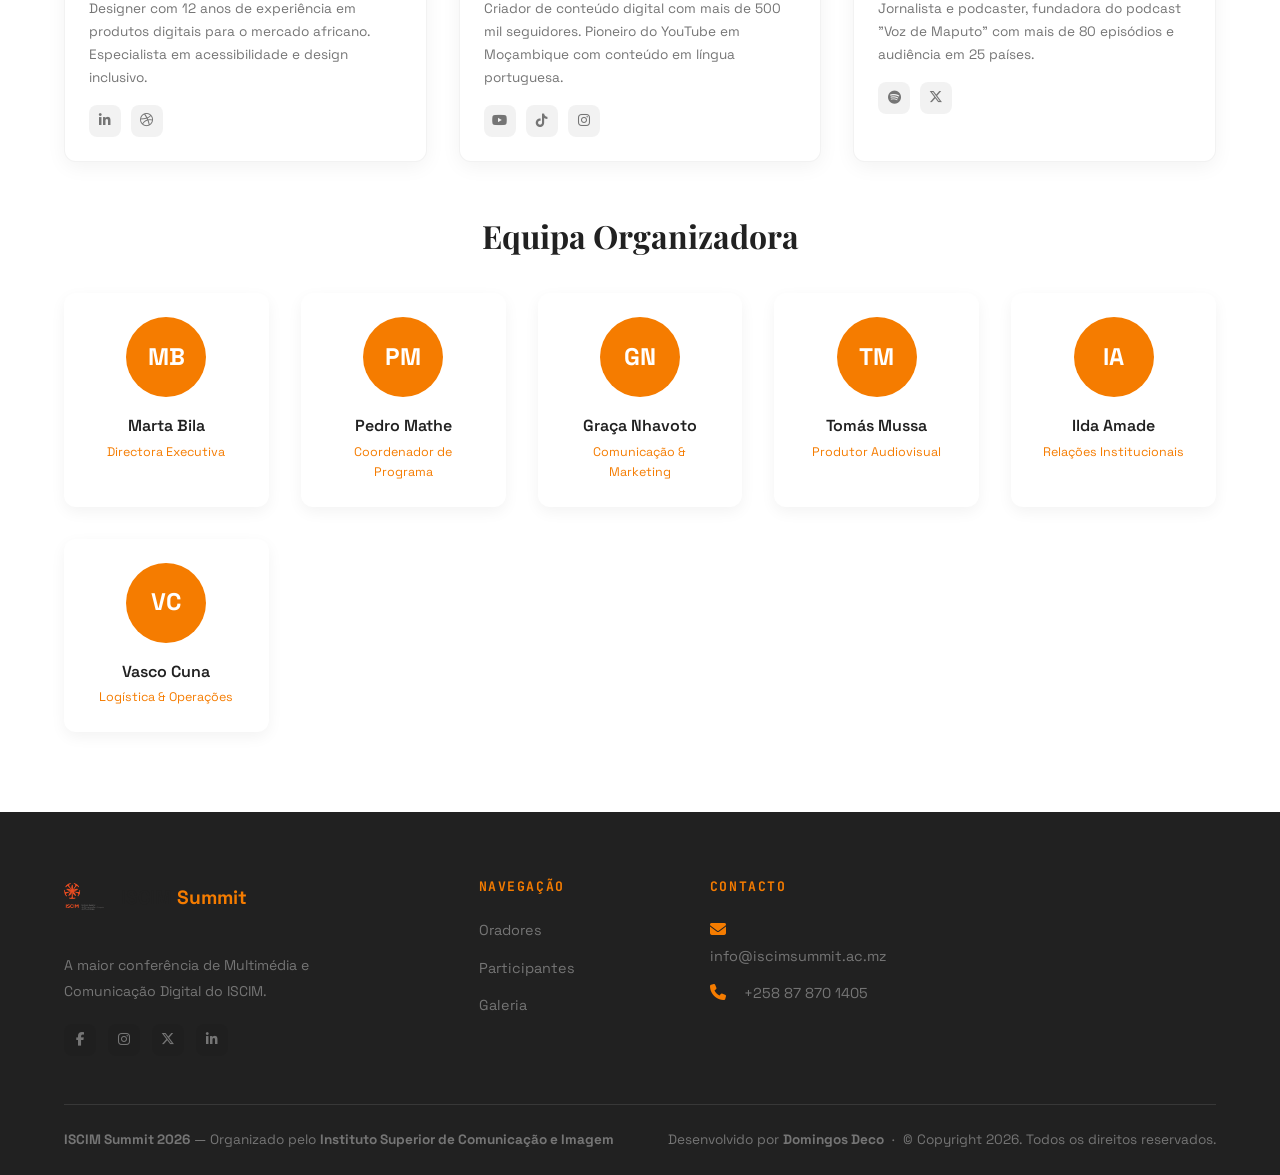
<file: oradores.html>
<!DOCTYPE html>
<html lang="pt">
<head>
  <meta charset="UTF-8" />
  <meta name="viewport" content="width=device-width, initial-scale=1.0, user-scalable=yes" />
  <title>Oradores | ISCIM Summit 2026</title>
  <link rel="icon" href="data:image/svg+xml,<svg xmlns='http://www.w3.org/2000/svg' viewBox='0 0 100 100'><rect width='100' height='100' rx='16' fill='%23F57C00'/><text y='.9em' font-size='72' font-family='serif' font-weight='900' fill='white' x='10'>I</text></svg>">
  <link href="https://fonts.googleapis.com/css2?family=Space+Grotesk:wght@300;400;500;600;700&family=Playfair+Display:wght@700;900&family=JetBrains+Mono:wght@400;500&display=swap" rel="stylesheet">
  <link rel="stylesheet" href="https://cdnjs.cloudflare.com/ajax/libs/font-awesome/6.5.0/css/all.min.css">
  <link rel="stylesheet" href="css/style.css">
</head>
<body>

<nav class="navbar">
  <div class="container">
    <div class="nav-inner">
      <a href="index.html" class="nav-logo">
        <div class="logo-icon">
          <img src="img/iscim.png" alt="ISCIM Logo">
        </div>
        <span class="logo-text">ISCIM <span>Summit</span></span>
      </a>
      
      <input type="checkbox" id="menu-toggle">
      
      <label for="menu-toggle" class="hamburger">
        <span></span>
        <span></span>
        <span></span>
      </label>
      
      <ul class="nav-links">
        <li><a href="index.html">Início</a></li>
        <li><a href="sobre.html">Sobre</a></li>
        <li><a href="agenda.html">Agenda</a></li>
        <li><a href="oradores.html" class="active">Oradores</a></li>
        <li><a href="participantes.html">Participantes</a></li>
        <li><a href="galeria.html">Galeria</a></li>
        <li><a href="contacto.html" class="nav-cta">Inscrever-se</a></li>
      </ul>
    </div>
  </div>
</nav>

<main>
  <section class="page-header">
    <div class="container">
      <h1 class="page-title">Oradores & <span>Especialistas</span></h1>
      <p class="page-desc">Vozes que inspiram e transformam o ecossistema de Multimédia e Comunicação Digital</p>
    </div>
  </section>

  <section class="section speakers-page">
    <div class="container">
      <div class="speakers-grid">
        <div class="speaker-card">
          <div class="speaker-img">
            <div class="speaker-avatar">A</div>
            <div class="speaker-initials"><span>AM</span></div>
          </div>
          <div class="speaker-body">
            <div class="tag">Keynote Speaker</div>
            <div class="speaker-name">Dr. Armando Muianga</div>
            <div class="speaker-role">Director Nacional · MCTESTP</div>
            <p class="speaker-bio">Doutor em Tecnologias da Informação pela Universidade de Lisboa. Líder em políticas de inovação digital e comunicação para Moçambique.</p>
            <div class="speaker-socials">
              <a href="#" class="social-icon"><i class="fab fa-linkedin-in"></i></a>
              <a href="#" class="social-icon"><i class="fab fa-x-twitter"></i></a>
            </div>
          </div>
        </div>

        <div class="speaker-card">
          <div class="speaker-img">
            <div class="speaker-avatar">S</div>
            <div class="speaker-initials"><span>SM</span></div>
          </div>
          <div class="speaker-body">
            <div class="tag">Especialista em IA e Multimédia</div>
            <div class="speaker-name">Dra. Sílvia Munembe</div>
            <div class="speaker-role">Prof.ª Associada · UEM</div>
            <p class="speaker-bio">Investigadora em IA aplicada à comunicação digital. Autora do livro "Inteligência Artificial na Produção de Conteúdo".</p>
            <div class="speaker-socials">
              <a href="#" class="social-icon"><i class="fab fa-linkedin-in"></i></a>
              <a href="#" class="social-icon"><i class="fab fa-instagram"></i></a>
            </div>
          </div>
        </div>

        <div class="speaker-card">
          <div class="speaker-img">
            <div class="speaker-avatar">F</div>
            <div class="speaker-initials"><span>FN</span></div>
          </div>
          <div class="speaker-body">
            <div class="tag">Produção Audiovisual</div>
            <div class="speaker-name">Felicidade Nhambi</div>
            <div class="speaker-role">Directora de Fotografia · TVM</div>
            <p class="speaker-bio">Com 15 anos de experiência em produção audiovisual, é reconhecida como uma das mais importantes profissionais do setor em Moçambique.</p>
            <div class="speaker-socials">
              <a href="#" class="social-icon"><i class="fab fa-instagram"></i></a>
              <a href="#" class="social-icon"><i class="fab fa-youtube"></i></a>
            </div>
          </div>
        </div>

        <div class="speaker-card">
          <div class="speaker-img">
            <div class="speaker-avatar">J</div>
            <div class="speaker-initials"><span>JM</span></div>
          </div>
          <div class="speaker-body">
            <div class="tag">Design Digital</div>
            <div class="speaker-name">João Mucambe</div>
            <div class="speaker-role">Senior UX Designer · Vodacom MZ</div>
            <p class="speaker-bio">Designer com 12 anos de experiência em produtos digitais para o mercado africano. Especialista em acessibilidade e design inclusivo.</p>
            <div class="speaker-socials">
              <a href="#" class="social-icon"><i class="fab fa-linkedin-in"></i></a>
              <a href="#" class="social-icon"><i class="fab fa-dribbble"></i></a>
            </div>
          </div>
        </div>

        <div class="speaker-card">
          <div class="speaker-img">
            <div class="speaker-avatar">C</div>
            <div class="speaker-initials"><span>CM</span></div>
          </div>
          <div class="speaker-body">
            <div class="tag">Criador de Conteúdo Digital</div>
            <div class="speaker-name">Carlos Machava</div>
            <div class="speaker-role">Digital Creator · 500k Seguidores</div>
            <p class="speaker-bio">Criador de conteúdo digital com mais de 500 mil seguidores. Pioneiro do YouTube em Moçambique com conteúdo em língua portuguesa.</p>
            <div class="speaker-socials">
              <a href="#" class="social-icon"><i class="fab fa-youtube"></i></a>
              <a href="#" class="social-icon"><i class="fab fa-tiktok"></i></a>
              <a href="#" class="social-icon"><i class="fab fa-instagram"></i></a>
            </div>
          </div>
        </div>

        <div class="speaker-card">
          <div class="speaker-img">
            <div class="speaker-avatar">L</div>
            <div class="speaker-initials"><span>LC</span></div>
          </div>
          <div class="speaker-body">
            <div class="tag">Podcast & Áudio</div>
            <div class="speaker-name">Lurdes Cossa</div>
            <div class="speaker-role">Podcaster · "Voz de Maputo"</div>
            <p class="speaker-bio">Jornalista e podcaster, fundadora do podcast "Voz de Maputo" com mais de 80 episódios e audiência em 25 países.</p>
            <div class="speaker-socials">
              <a href="#" class="social-icon"><i class="fab fa-spotify"></i></a>
              <a href="#" class="social-icon"><i class="fab fa-x-twitter"></i></a>
            </div>
          </div>
        </div>
      </div>

      <div class="organizers-section">
        <h3 class="organizers-title">Equipa Organizadora</h3>
        <div class="organizers-grid">
          <div class="organizer-card">
            <div class="org-avatar">MB</div>
            <div class="org-name">Marta Bila</div>
            <div class="org-role">Directora Executiva</div>
          </div>
          <div class="organizer-card">
            <div class="org-avatar">PM</div>
            <div class="org-name">Pedro Mathe</div>
            <div class="org-role">Coordenador de Programa</div>
          </div>
          <div class="organizer-card">
            <div class="org-avatar">GN</div>
            <div class="org-name">Graça Nhavoto</div>
            <div class="org-role">Comunicação & Marketing</div>
          </div>
          <div class="organizer-card">
            <div class="org-avatar">TM</div>
            <div class="org-name">Tomás Mussa</div>
            <div class="org-role">Produtor Audiovisual</div>
          </div>
          <div class="organizer-card">
            <div class="org-avatar">IA</div>
            <div class="org-name">Ilda Amade</div>
            <div class="org-role">Relações Institucionais</div>
          </div>
          <div class="organizer-card">
            <div class="org-avatar">VC</div>
            <div class="org-name">Vasco Cuna</div>
            <div class="org-role">Logística & Operações</div>
          </div>
        </div>
      </div>
    </div>
  </section>
</main>

<footer>
  <div class="container">
    <div class="footer-grid">
      <div class="footer-brand">
        <a href="index.html" class="nav-logo" style="margin-bottom:16px;display:inline-flex;">
          <div class="logo-icon">
            <img src="img/iscim.png" alt="ISCIM Logo" style="width:40px;height:40px;">
          </div>
          <span class="logo-text" style="font-size:1.2rem;">ISCIM <span>Summit</span></span>
        </a>
        <p>A maior conferência de Multimédia e Comunicação Digital do ISCIM.</p>
        <div class="social-links-footer">
          <a href="#" target="_blank" class="social-icon" aria-label="Facebook"><i class="fab fa-facebook-f"></i></a>
          <a href="#" target="_blank" class="social-icon" aria-label="Instagram"><i class="fab fa-instagram"></i></a>
          <a href="#" target="_blank" class="social-icon" aria-label="Twitter"><i class="fab fa-x-twitter"></i></a>
          <a href="#" target="_blank" class="social-icon" aria-label="LinkedIn"><i class="fab fa-linkedin-in"></i></a>
        </div>
      </div>
      <div class="footer-col">
        <h5>Navegação</h5>
        <ul>
          <li><a href="oradores.html">Oradores</a></li>
          <li><a href="participantes.html">Participantes</a></li>
          <li><a href="galeria.html">Galeria</a></li>
        </ul>
      </div>
      <div class="footer-col">
        <h5>Contacto</h5>
        <ul>
          <li><i class="fas fa-envelope"></i> <a href="mailto:info@iscimsummit.ac.mz">info@iscimsummit.ac.mz</a></li>
          <li><i class="fas fa-phone"></i> <a href="tel:+258878701405">+258 87 870 1405</a></li>
        </ul>
      </div>
    </div>
    <div class="footer-bottom">
      <p><strong>ISCIM Summit 2026</strong> — Organizado pelo <strong>Instituto Superior de Comunicação e Imagem</strong></p>
      <p>Desenvolvido por <strong>Domingos Deco</strong> &nbsp;·&nbsp; © Copyright 2026. Todos os direitos reservados.</p>
    </div>
  </div>
</footer>

</body>
</html>
</file>
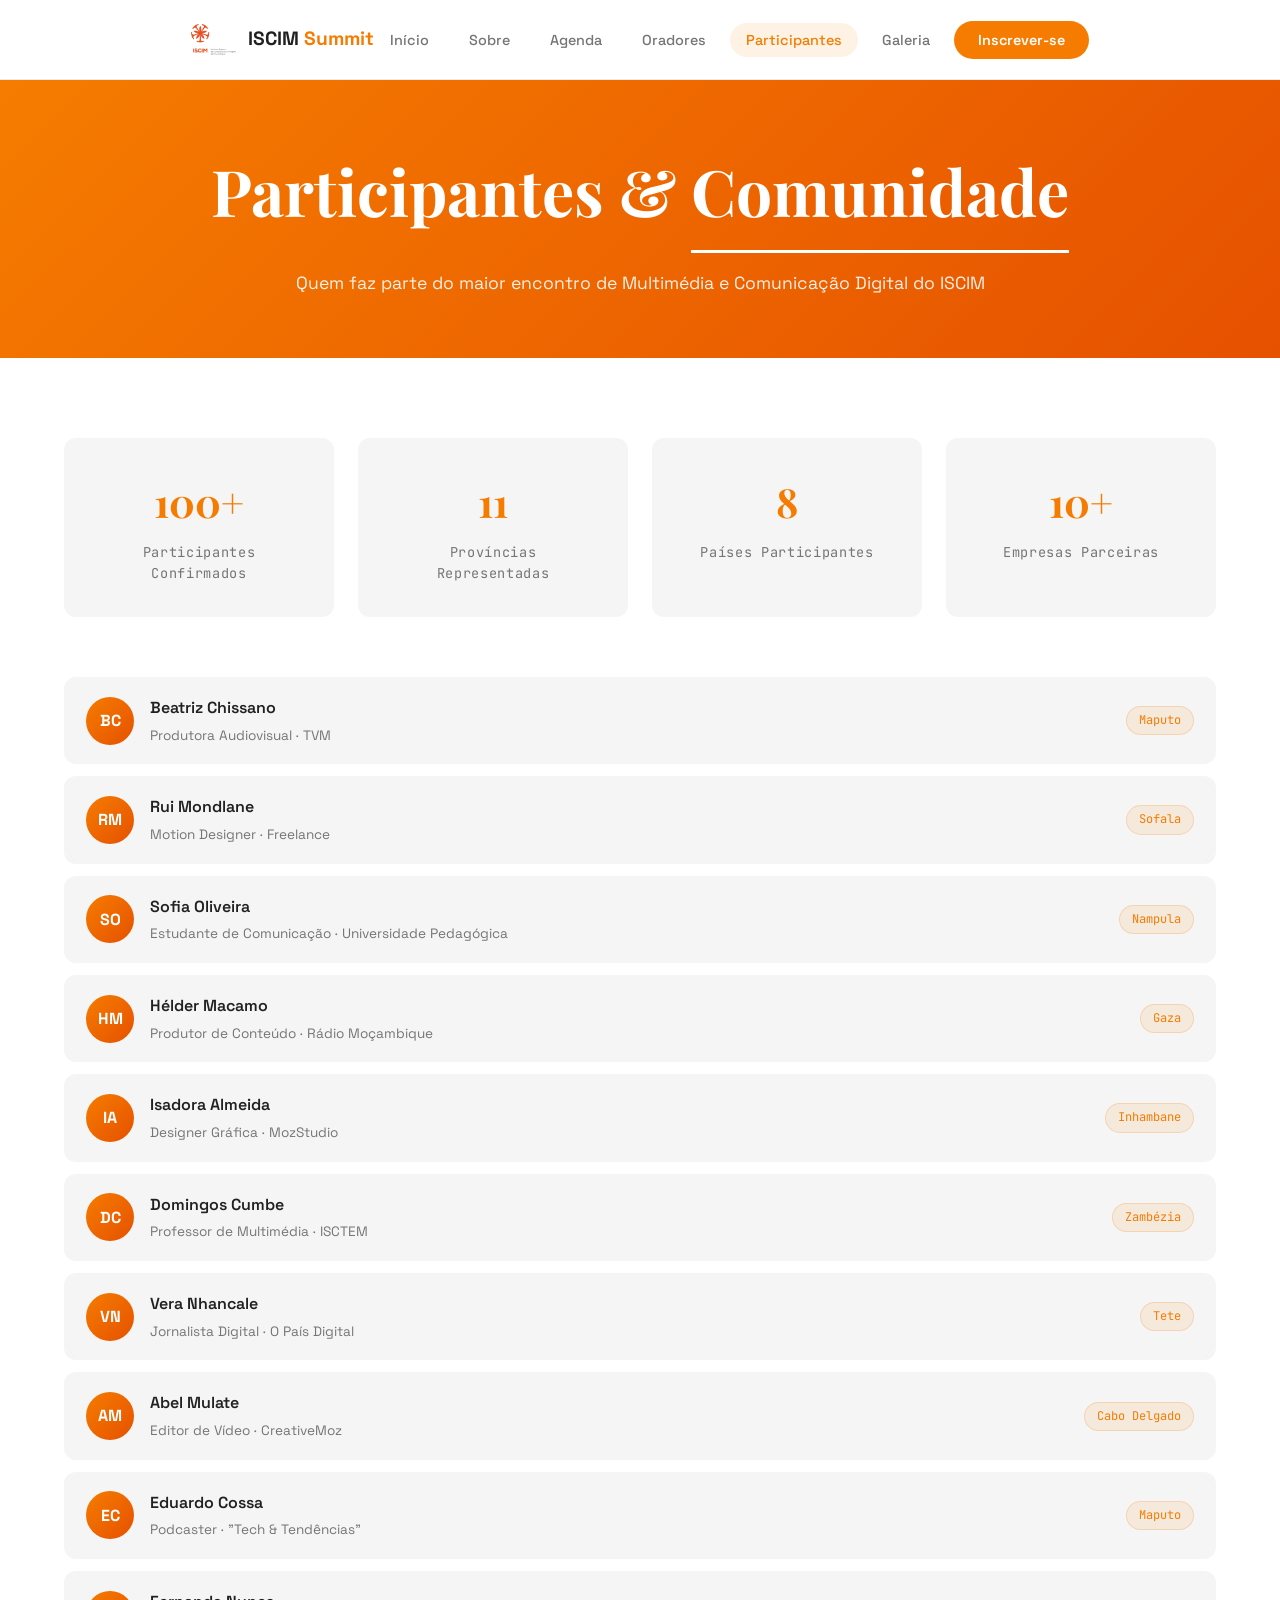
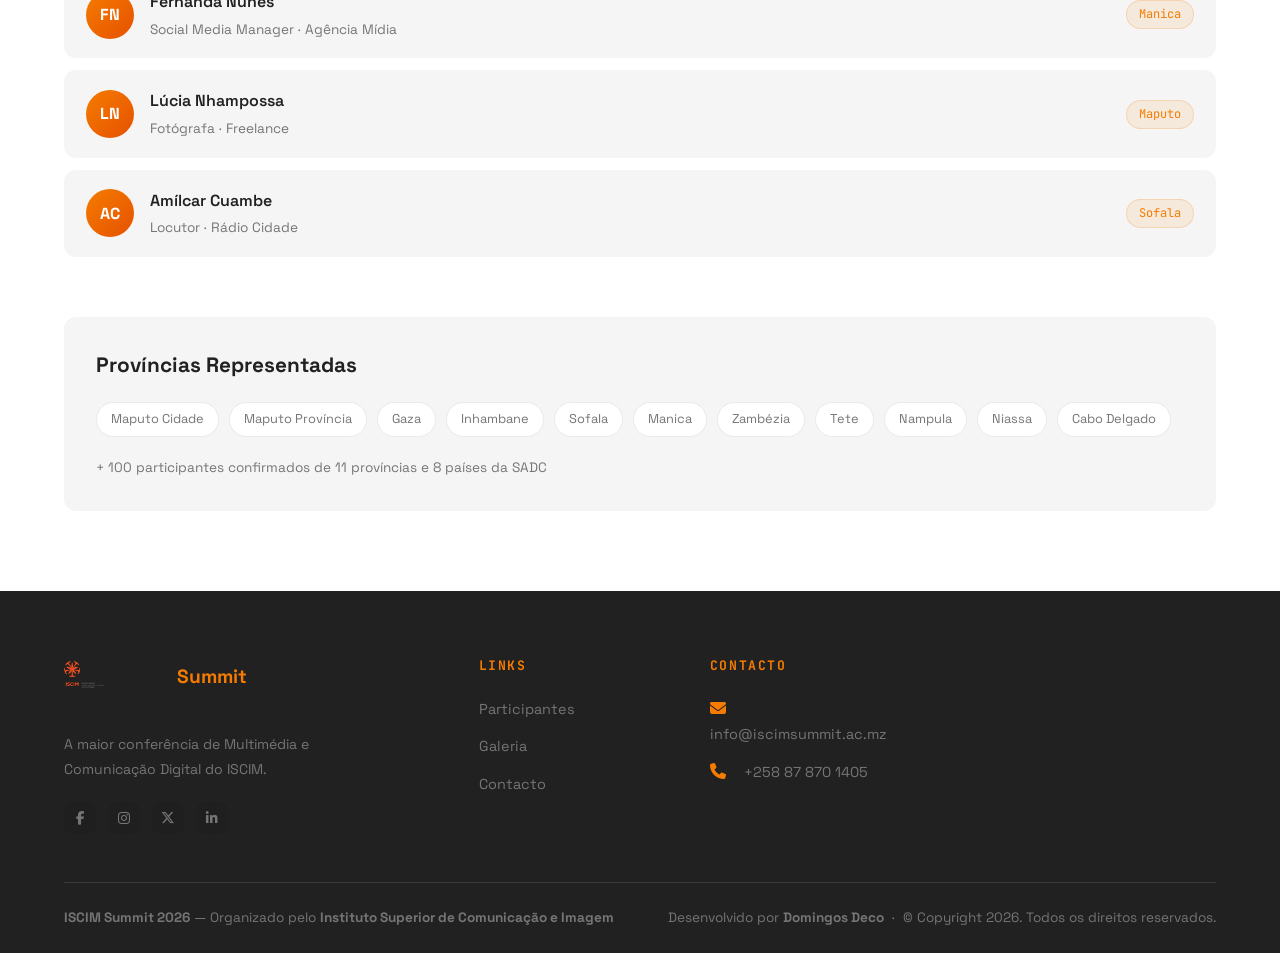
<file: participantes.html>
<!DOCTYPE html>
<html lang="pt">
<head>
  <meta charset="UTF-8" />
  <meta name="viewport" content="width=device-width, initial-scale=1.0, user-scalable=yes" />
  <title>Participantes | ISCIM Summit 2026</title>
  <link rel="icon" href="data:image/svg+xml,<svg xmlns='http://www.w3.org/2000/svg' viewBox='0 0 100 100'><rect width='100' height='100' rx='16' fill='%23F57C00'/><text y='.9em' font-size='72' font-family='serif' font-weight='900' fill='white' x='10'>I</text></svg>">
  <link href="https://fonts.googleapis.com/css2?family=Space+Grotesk:wght@300;400;500;600;700&family=Playfair+Display:wght@700;900&family=JetBrains+Mono:wght@400;500&display=swap" rel="stylesheet">
  <link rel="stylesheet" href="https://cdnjs.cloudflare.com/ajax/libs/font-awesome/6.5.0/css/all.min.css">
  <link rel="stylesheet" href="css/style.css">
</head>
<body>

<nav class="navbar">
  <div class="container">
    <div class="nav-inner">
      <a href="index.html" class="nav-logo">
        <div class="logo-icon">
          <img src="img/iscim.png" alt="ISCIM Logo">
        </div>
        <span class="logo-text">ISCIM <span>Summit</span></span>
      </a>
      
      <input type="checkbox" id="menu-toggle">
      
      <label for="menu-toggle" class="hamburger">
        <span></span>
        <span></span>
        <span></span>
      </label>
      
      <ul class="nav-links">
        <li><a href="index.html">Início</a></li>
        <li><a href="sobre.html">Sobre</a></li>
        <li><a href="agenda.html">Agenda</a></li>
        <li><a href="oradores.html">Oradores</a></li>
        <li><a href="participantes.html" class="active">Participantes</a></li>
        <li><a href="galeria.html">Galeria</a></li>
        <li><a href="contacto.html" class="nav-cta">Inscrever-se</a></li>
      </ul>
    </div>
  </div>
</nav>

<main>
  <section class="page-header">
    <div class="container">
      <h1 class="page-title">Participantes & <span>Comunidade</span></h1>
      <p class="page-desc">Quem faz parte do maior encontro de Multimédia e Comunicação Digital do ISCIM</p>
    </div>
  </section>

  <section class="section participants-page">
    <div class="container">
      <div class="participants-stats-grid">
        <div class="stat-card">
          <div class="stat-number">100+</div>
          <div class="stat-label">Participantes Confirmados</div>
        </div>
        <div class="stat-card">
          <div class="stat-number">11</div>
          <div class="stat-label">Províncias Representadas</div>
        </div>
        <div class="stat-card">
          <div class="stat-number">8</div>
          <div class="stat-label">Países Participantes</div>
        </div>
        <div class="stat-card">
          <div class="stat-number">10+</div>
          <div class="stat-label">Empresas Parceiras</div>
        </div>
      </div>

      <div class="participants-list-full">
        <div class="participant-item">
          <div class="p-avatar">BC</div>
          <div class="p-info">
            <div class="p-name">Beatriz Chissano</div>
            <div class="p-org">Produtora Audiovisual · TVM</div>
          </div>
          <span class="p-province">Maputo</span>
        </div>
        <div class="participant-item">
          <div class="p-avatar">RM</div>
          <div class="p-info">
            <div class="p-name">Rui Mondlane</div>
            <div class="p-org">Motion Designer · Freelance</div>
          </div>
          <span class="p-province">Sofala</span>
        </div>
        <div class="participant-item">
          <div class="p-avatar">SO</div>
          <div class="p-info">
            <div class="p-name">Sofia Oliveira</div>
            <div class="p-org">Estudante de Comunicação · Universidade Pedagógica</div>
          </div>
          <span class="p-province">Nampula</span>
        </div>
        <div class="participant-item">
          <div class="p-avatar">HM</div>
          <div class="p-info">
            <div class="p-name">Hélder Macamo</div>
            <div class="p-org">Produtor de Conteúdo · Rádio Moçambique</div>
          </div>
          <span class="p-province">Gaza</span>
        </div>
        <div class="participant-item">
          <div class="p-avatar">IA</div>
          <div class="p-info">
            <div class="p-name">Isadora Almeida</div>
            <div class="p-org">Designer Gráfica · MozStudio</div>
          </div>
          <span class="p-province">Inhambane</span>
        </div>
        <div class="participant-item">
          <div class="p-avatar">DC</div>
          <div class="p-info">
            <div class="p-name">Domingos Cumbe</div>
            <div class="p-org">Professor de Multimédia · ISCTEM</div>
          </div>
          <span class="p-province">Zambézia</span>
        </div>
        <div class="participant-item">
          <div class="p-avatar">VN</div>
          <div class="p-info">
            <div class="p-name">Vera Nhancale</div>
            <div class="p-org">Jornalista Digital · O País Digital</div>
          </div>
          <span class="p-province">Tete</span>
        </div>
        <div class="participant-item">
          <div class="p-avatar">AM</div>
          <div class="p-info">
            <div class="p-name">Abel Mulate</div>
            <div class="p-org">Editor de Vídeo · CreativeMoz</div>
          </div>
          <span class="p-province">Cabo Delgado</span>
        </div>
        <div class="participant-item">
          <div class="p-avatar">EC</div>
          <div class="p-info">
            <div class="p-name">Eduardo Cossa</div>
            <div class="p-org">Podcaster · "Tech & Tendências"</div>
          </div>
          <span class="p-province">Maputo</span>
        </div>
        <div class="participant-item">
          <div class="p-avatar">FN</div>
          <div class="p-info">
            <div class="p-name">Fernanda Nunes</div>
            <div class="p-org">Social Media Manager · Agência Mídia</div>
          </div>
          <span class="p-province">Manica</span>
        </div>
        <div class="participant-item">
          <div class="p-avatar">LN</div>
          <div class="p-info">
            <div class="p-name">Lúcia Nhampossa</div>
            <div class="p-org">Fotógrafa · Freelance</div>
          </div>
          <span class="p-province">Maputo</span>
        </div>
        <div class="participant-item">
          <div class="p-avatar">AC</div>
          <div class="p-info">
            <div class="p-name">Amílcar Cuambe</div>
            <div class="p-org">Locutor · Rádio Cidade</div>
          </div>
          <span class="p-province">Sofala</span>
        </div>
      </div>

      <div class="provinces-section">
        <h3>Províncias Representadas</h3>
        <div class="provinces-tags">
          <span class="province-tag">Maputo Cidade</span>
          <span class="province-tag">Maputo Província</span>
          <span class="province-tag">Gaza</span>
          <span class="province-tag">Inhambane</span>
          <span class="province-tag">Sofala</span>
          <span class="province-tag">Manica</span>
          <span class="province-tag">Zambézia</span>
          <span class="province-tag">Tete</span>
          <span class="province-tag">Nampula</span>
          <span class="province-tag">Niassa</span>
          <span class="province-tag">Cabo Delgado</span>
        </div>
        <p style="margin-top: 20px; font-size: 0.85rem; color: var(--texto-muted);">+ 100 participantes confirmados de 11 províncias e 8 países da SADC</p>
      </div>
    </div>
  </section>
</main>

<footer>
  <div class="container">
    <div class="footer-grid">
      <div class="footer-brand">
        <a href="index.html" class="nav-logo" style="margin-bottom:16px;display:inline-flex;">
          <div class="logo-icon">
            <img src="img/iscim.png" alt="ISCIM Logo" style="width:40px;height:40px;">
          </div>
          <span class="logo-text" style="font-size:1.2rem;">ISCIM <span>Summit</span></span>
        </a>
        <p>A maior conferência de Multimédia e Comunicação Digital do ISCIM.</p>
        <div class="social-links-footer">
          <a href="#" target="_blank" class="social-icon" aria-label="Facebook"><i class="fab fa-facebook-f"></i></a>
          <a href="#" target="_blank" class="social-icon" aria-label="Instagram"><i class="fab fa-instagram"></i></a>
          <a href="#" target="_blank" class="social-icon" aria-label="Twitter"><i class="fab fa-x-twitter"></i></a>
          <a href="#" target="_blank" class="social-icon" aria-label="LinkedIn"><i class="fab fa-linkedin-in"></i></a>
        </div>
      </div>
      <div class="footer-col">
        <h5>Links</h5>
        <ul>
          <li><a href="participantes.html">Participantes</a></li>
          <li><a href="galeria.html">Galeria</a></li>
          <li><a href="contacto.html">Contacto</a></li>
        </ul>
      </div>
      <div class="footer-col">
        <h5>Contacto</h5>
        <ul>
          <li><i class="fas fa-envelope"></i> <a href="mailto:info@iscimsummit.ac.mz">info@iscimsummit.ac.mz</a></li>
          <li><i class="fas fa-phone"></i> <a href="tel:+258878701405">+258 87 870 1405</a></li>
        </ul>
      </div>
    </div>
    <div class="footer-bottom">
      <p><strong>ISCIM Summit 2026</strong> — Organizado pelo <strong>Instituto Superior de Comunicação e Imagem</strong></p>
      <p>Desenvolvido por <strong>Domingos Deco</strong> &nbsp;·&nbsp; © Copyright 2026. Todos os direitos reservados.</p>
    </div>
  </div>
</footer>

</body>
</html>
</file>
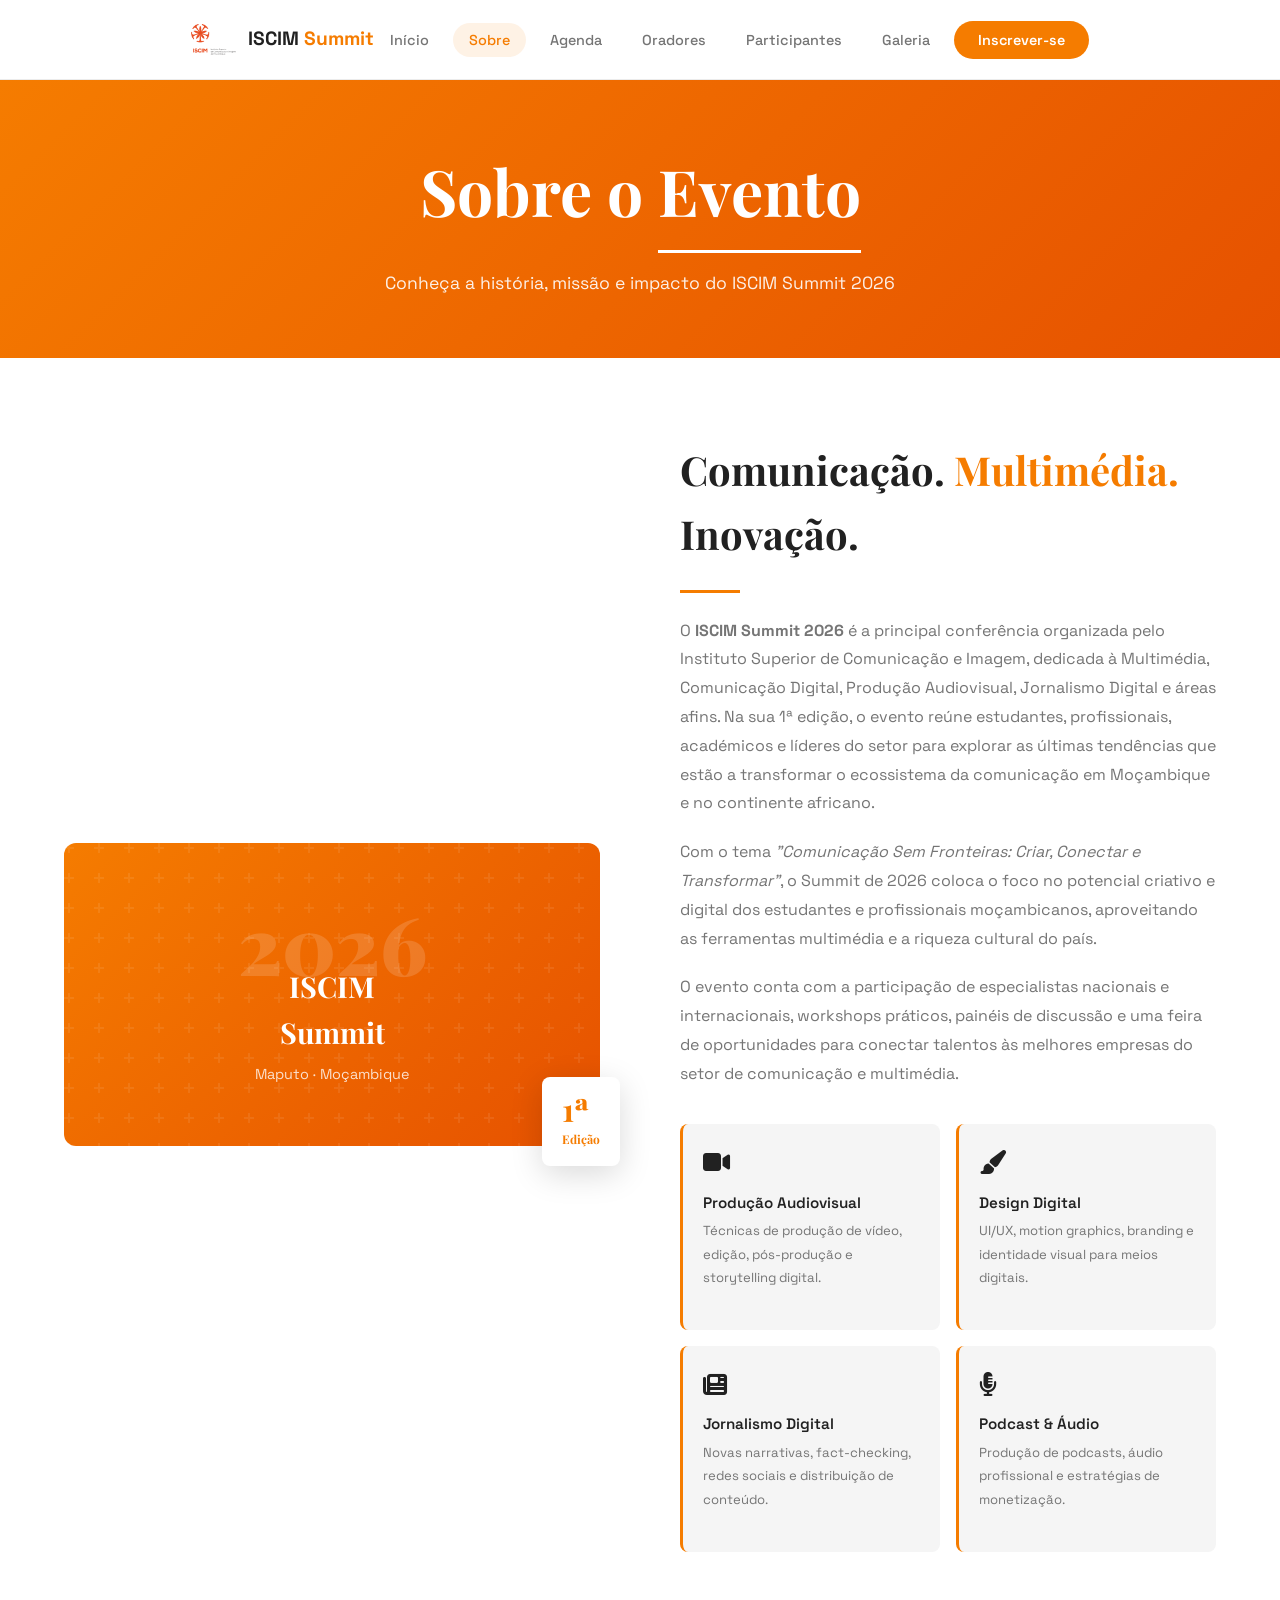
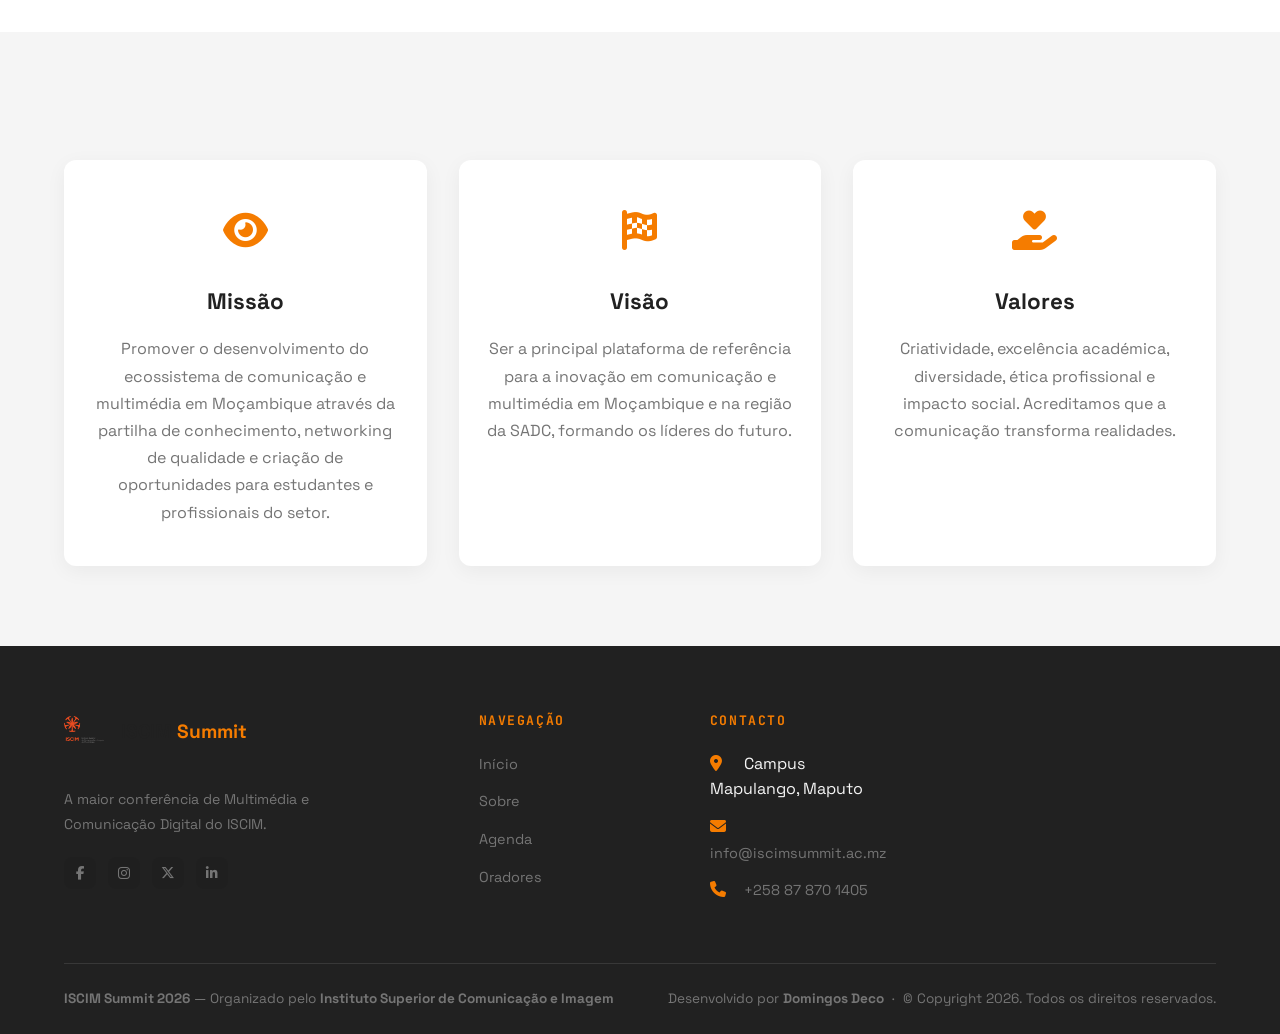
<file: sobre.html>
<!DOCTYPE html>
<html lang="pt">
<head>
  <meta charset="UTF-8" />
  <meta name="viewport" content="width=device-width, initial-scale=1.0, user-scalable=yes" />
  <title>Sobre | ISCIM Summit 2026</title>
  <link rel="icon" href="data:image/svg+xml,<svg xmlns='http://www.w3.org/2000/svg' viewBox='0 0 100 100'><rect width='100' height='100' rx='16' fill='%23F57C00'/><text y='.9em' font-size='72' font-family='serif' font-weight='900' fill='white' x='10'>I</text></svg>">
  <link href="https://fonts.googleapis.com/css2?family=Space+Grotesk:wght@300;400;500;600;700&family=Playfair+Display:wght@700;900&family=JetBrains+Mono:wght@400;500&display=swap" rel="stylesheet">
  <link rel="stylesheet" href="https://cdnjs.cloudflare.com/ajax/libs/font-awesome/6.5.0/css/all.min.css">
  <link rel="stylesheet" href="css/style.css">
</head>
<body>

<nav class="navbar">
  <div class="container">
    <div class="nav-inner">
      <a href="index.html" class="nav-logo">
        <div class="logo-icon">
          <img src="img/iscim.png" alt="ISCIM Logo">
        </div>
        <span class="logo-text">ISCIM <span>Summit</span></span>
      </a>
      
      <input type="checkbox" id="menu-toggle">
      
      <label for="menu-toggle" class="hamburger">
        <span></span>
        <span></span>
        <span></span>
      </label>
      
      <ul class="nav-links">
        <li><a href="index.html">Início</a></li>
        <li><a href="sobre.html" class="active">Sobre</a></li>
        <li><a href="agenda.html">Agenda</a></li>
        <li><a href="oradores.html">Oradores</a></li>
        <li><a href="participantes.html">Participantes</a></li>
        <li><a href="galeria.html">Galeria</a></li>
        <li><a href="contacto.html" class="nav-cta">Inscrever-se</a></li>
      </ul>
    </div>
  </div>
</nav>

<main>
  <section class="page-header">
    <div class="container">
      <h1 class="page-title">Sobre o <span>Evento</span></h1>
      <p class="page-desc">Conheça a história, missão e impacto do ISCIM Summit 2026</p>
    </div>
  </section>

  <section class="section about-page">
    <div class="container">
      <div class="about-grid">
        <div class="about-image-wrap">
          <div class="about-img-box">
            <div class="about-img-text">2026</div>
            <div class="about-img-main">ISCIM<br>Summit</div>
            <div class="about-img-sub">Maputo · Moçambique</div>
          </div>
          <div class="about-badge-float">
            <span class="num">1ª</span>
            <span class="text">Edição</span>
          </div>
        </div>

        <div class="about-text">
          <h2>Comunicação. <span>Multimédia.</span> Inovação.</h2>
          <div class="divider"></div>
          <p>O <strong>ISCIM Summit 2026</strong> é a principal conferência organizada pelo Instituto Superior de Comunicação e Imagem, dedicada à Multimédia, Comunicação Digital, Produção Audiovisual, Jornalismo Digital e áreas afins. Na sua 1ª edição, o evento reúne estudantes, profissionais, académicos e líderes do setor para explorar as últimas tendências que estão a transformar o ecossistema da comunicação em Moçambique e no continente africano.</p>
          <p>Com o tema <em>"Comunicação Sem Fronteiras: Criar, Conectar e Transformar"</em>, o Summit de 2026 coloca o foco no potencial criativo e digital dos estudantes e profissionais moçambicanos, aproveitando as ferramentas multimédia e a riqueza cultural do país.</p>
          <p>O evento conta com a participação de especialistas nacionais e internacionais, workshops práticos, painéis de discussão e uma feira de oportunidades para conectar talentos às melhores empresas do setor de comunicação e multimédia.</p>

          <div class="about-pillars">
            <div class="pillar">
              <div class="pillar-icon"><i class="fas fa-video"></i></div>
              <h4>Produção Audiovisual</h4>
              <p>Técnicas de produção de vídeo, edição, pós-produção e storytelling digital.</p>
            </div>
            <div class="pillar">
              <div class="pillar-icon"><i class="fas fa-paint-brush"></i></div>
              <h4>Design Digital</h4>
              <p>UI/UX, motion graphics, branding e identidade visual para meios digitais.</p>
            </div>
            <div class="pillar">
              <div class="pillar-icon"><i class="fas fa-newspaper"></i></div>
              <h4>Jornalismo Digital</h4>
              <p>Novas narrativas, fact-checking, redes sociais e distribuição de conteúdo.</p>
            </div>
            <div class="pillar">
              <div class="pillar-icon"><i class="fas fa-microphone-alt"></i></div>
              <h4>Podcast & Áudio</h4>
              <p>Produção de podcasts, áudio profissional e estratégias de monetização.</p>
            </div>
          </div>
        </div>
      </div>
    </div>
  </section>

  <section class="section mission">
    <div class="container">
      <div class="mission-grid">
        <div class="mission-card">
          <div class="mission-icon"><i class="fas fa-eye"></i></div>
          <h3>Missão</h3>
          <p>Promover o desenvolvimento do ecossistema de comunicação e multimédia em Moçambique através da partilha de conhecimento, networking de qualidade e criação de oportunidades para estudantes e profissionais do setor.</p>
        </div>
        <div class="mission-card">
          <div class="mission-icon"><i class="fas fa-flag-checkered"></i></div>
          <h3>Visão</h3>
          <p>Ser a principal plataforma de referência para a inovação em comunicação e multimédia em Moçambique e na região da SADC, formando os líderes do futuro.</p>
        </div>
        <div class="mission-card">
          <div class="mission-icon"><i class="fas fa-hand-holding-heart"></i></div>
          <h3>Valores</h3>
          <p>Criatividade, excelência académica, diversidade, ética profissional e impacto social. Acreditamos que a comunicação transforma realidades.</p>
        </div>
      </div>
    </div>
  </section>
</main>

<footer>
  <div class="container">
    <div class="footer-grid">
      <div class="footer-brand">
        <a href="index.html" class="nav-logo" style="margin-bottom:16px;display:inline-flex;">
          <div class="logo-icon">
            <img src="img/iscim.png" alt="ISCIM Logo" style="width:40px;height:40px;">
          </div>
          <span class="logo-text" style="font-size:1.2rem;">ISCIM <span>Summit</span></span>
        </a>
        <p>A maior conferência de Multimédia e Comunicação Digital do ISCIM.</p>
        <div class="social-links-footer">
          <a href="#" target="_blank" class="social-icon" aria-label="Facebook"><i class="fab fa-facebook-f"></i></a>
          <a href="#" target="_blank" class="social-icon" aria-label="Instagram"><i class="fab fa-instagram"></i></a>
          <a href="#" target="_blank" class="social-icon" aria-label="Twitter"><i class="fab fa-x-twitter"></i></a>
          <a href="#" target="_blank" class="social-icon" aria-label="LinkedIn"><i class="fab fa-linkedin-in"></i></a>
        </div>
      </div>
      <div class="footer-col">
        <h5>Navegação</h5>
        <ul>
          <li><a href="index.html">Início</a></li>
          <li><a href="sobre.html">Sobre</a></li>
          <li><a href="agenda.html">Agenda</a></li>
          <li><a href="oradores.html">Oradores</a></li>
        </ul>
      </div>
      <div class="footer-col">
        <h5>Contacto</h5>
        <ul>
          <li><i class="fas fa-map-marker-alt"></i> Campus Mapulango, Maputo</li>
          <li><i class="fas fa-envelope"></i> <a href="mailto:info@iscimsummit.ac.mz">info@iscimsummit.ac.mz</a></li>
          <li><i class="fas fa-phone"></i> <a href="tel:+258878701405">+258 87 870 1405</a></li>
        </ul>
      </div>
    </div>
    <div class="footer-bottom">
      <p><strong>ISCIM Summit 2026</strong> — Organizado pelo <strong>Instituto Superior de Comunicação e Imagem</strong></p>
      <p>Desenvolvido por <strong>Domingos Deco</strong> &nbsp;·&nbsp; © Copyright 2026. Todos os direitos reservados.</p>
    </div>
  </div>
</footer>

</body>
</html>
</file>
<file: css/style.css>
:root {
  --laranja: #F57C00;
  --laranja-escuro: #E65100;
  --laranja-claro: #FF9800;
  --branco: #FFFFFF;
  --cinza-claro: #F5F5F5;
  --cinza: #9E9E9E;
  --cinza-escuro: #424242;
  --preto: #212121;
  --preto-suave: #2C2C2C;
  --texto-muted: #757575;
  --fonte-display: 'Playfair Display', serif;
  --fonte-body: 'Space Grotesk', sans-serif;
  --fonte-mono: 'JetBrains Mono', monospace;
  --radius: 4px;
  --transition: 0.3s ease;
  --navbar-height: 80px;
}

*,
*::before,
*::after {
  box-sizing: border-box;
  margin: 0;
  padding: 0;
}

html {
  scroll-behavior: smooth;
  font-size: 16px;
}

body {
  font-family: var(--fonte-body);
  background: var(--branco);
  color: var(--preto);
  line-height: 1.6;
  overflow-x: hidden;
  padding-top: var(--navbar-height);
}

img {
  max-width: 100%;
  display: block;
}

a {
  text-decoration: none;
  color: inherit;
}

ul {
  list-style: none;
}

::-webkit-scrollbar {
  width: 6px;
}

::-webkit-scrollbar-track {
  background: var(--cinza-claro);
}

::-webkit-scrollbar-thumb {
  background: var(--laranja);
  border-radius: 3px;
}

.container {
  max-width: 1200px;
  margin: 0 auto;
  padding: 0 24px;
}

.section {
  padding: 80px 0;
}

.section-label {
  font-family: var(--fonte-mono);
  font-size: 0.75rem;
  color: var(--laranja);
  letter-spacing: 0.2em;
  text-transform: uppercase;
  margin-bottom: 16px;
  display: flex;
  align-items: center;
  gap: 12px;
}

.section-label::before {
  content: '';
  width: 40px;
  height: 2px;
  background: var(--laranja);
}

.section-title {
  font-family: var(--fonte-display);
  font-size: clamp(2rem, 5vw, 3.5rem);
  line-height: 1.2;
  color: var(--preto);
  margin-bottom: 24px;
}

.section-title span {
  color: var(--laranja);
}

.section-desc {
  color: var(--texto-muted);
  max-width: 600px;
  font-size: 1.05rem;
}

.page-header {
  padding: 60px 0;
  text-align: center;
  background: linear-gradient(135deg, var(--laranja) 0%, var(--laranja-escuro) 100%);
  color: var(--branco);
}

.page-header .page-title {
  color: var(--branco);
}

.page-header .page-title span {
  color: var(--branco);
  border-bottom: 3px solid var(--branco);
  display: inline-block;
  padding-bottom: 8px;
}

.page-header .page-desc {
  color: rgba(255, 255, 255, 0.9);
}

.page-title {
  font-family: var(--fonte-display);
  font-size: clamp(2.2rem, 6vw, 4rem);
  margin-bottom: 16px;
}

.page-title span {
  color: var(--laranja);
}

.page-desc {
  color: var(--texto-muted);
  font-size: 1.1rem;
}

.btn {
  display: inline-flex;
  align-items: center;
  gap: 8px;
  padding: 14px 32px;
  border-radius: 30px;
  font-family: var(--fonte-body);
  font-weight: 600;
  font-size: 0.95rem;
  cursor: pointer;
  border: none;
  transition: var(--transition);
  letter-spacing: 0.03em;
}

.btn-primary {
  background: var(--laranja);
  color: var(--branco);
}

.btn-primary:hover {
  background: var(--laranja-escuro);
}

.btn-outline {
  background: transparent;
  color: var(--preto);
  border: 2px solid var(--laranja);
}

.btn-outline:hover {
  background: var(--laranja);
  border-color: var(--laranja);
  color: var(--branco);
}

.btn-full {
  width: 100%;
  justify-content: center;
}

.divider {
  width: 60px;
  height: 3px;
  background: var(--laranja);
  margin: 24px 0;
}

.tag {
  display: inline-block;
  padding: 4px 14px;
  background: rgba(245, 124, 0, 0.1);
  border: 1px solid rgba(245, 124, 0, 0.3);
  color: var(--laranja);
  border-radius: 20px;
  font-size: 0.78rem;
  font-family: var(--fonte-mono);
  letter-spacing: 0.08em;
}

/* ========== NAVBAR - LOGO MAIS À ESQUERDA ========== */
.navbar {
  position: fixed;
  top: 0;
  left: 0;
  right: 0;
  z-index: 1000;
  background: var(--branco);
  border-bottom: 1px solid rgba(0, 0, 0, 0.08);
  height: var(--navbar-height);
  display: flex;
  align-items: center;
}

.nav-inner {
  display: flex;
  align-items: center;
  justify-content: space-between;
  width: 100%;
}

.nav-logo {
  display: flex;
  align-items: center;
  gap: 12px;
  flex-shrink: 0;
}

.logo-icon {
  width: 45px;
  height: 45px;
}

.logo-icon img {
  width: 100%;
  height: 100%;
  object-fit: contain;
}

.logo-text {
  font-size: 1.2rem;
  font-weight: 700;
  color: var(--preto);
}

.logo-text span {
  color: var(--laranja);
}

.nav-links {
  display: flex;
  align-items: center;
  gap: 8px;
  margin-left: auto;
}

.nav-links a {
  padding: 8px 16px;
  font-size: 0.9rem;
  font-weight: 500;
  color: var(--texto-muted);
  border-radius: 30px;
  transition: var(--transition);
}

.nav-links a:hover,
.nav-links a.active {
  color: var(--laranja);
  background: rgba(245, 124, 0, 0.1);
}

.nav-cta {
  padding: 10px 24px !important;
  background: var(--laranja);
  color: var(--branco) !important;
  border-radius: 30px !important;
  font-weight: 600 !important;
}

.nav-cta:hover {
  background: var(--laranja-escuro) !important;
}

/* Menu mobile - Checkbox hack */
#menu-toggle {
  display: none;
}

.hamburger {
  display: none;
  cursor: pointer;
  flex-direction: column;
  gap: 5px;
  z-index: 1002;
}

.hamburger span {
  width: 25px;
  height: 3px;
  background: var(--preto);
  border-radius: 3px;
  transition: all 0.3s ease;
}

/* ========== HERO ========== */
.hero {
  min-height: calc(100vh - var(--navbar-height));
  display: flex;
  align-items: center;
  position: relative;
  background: linear-gradient(135deg, #FFF8F0 0%, var(--branco) 100%);
}

.hero-bg {
  position: absolute;
  inset: 0;
  background: radial-gradient(ellipse 60% 50% at 70% 50%, rgba(245, 124, 0, 0.08) 0%, transparent 70%),
              radial-gradient(ellipse 40% 60% at 20% 80%, rgba(245, 124, 0, 0.05) 0%, transparent 60%);
}

.hero-grid {
  position: absolute;
  inset: 0;
  background-image: linear-gradient(rgba(0, 0, 0, 0.02) 1px, transparent 1px),
                    linear-gradient(90deg, rgba(0, 0, 0, 0.02) 1px, transparent 1px);
  background-size: 60px 60px;
}

.hero-content {
  position: relative;
  z-index: 2;
  display: grid;
  grid-template-columns: 1fr 1fr;
  gap: 80px;
  align-items: center;
}

.hero-badge {
  display: inline-flex;
  align-items: center;
  gap: 10px;
  background: rgba(245, 124, 0, 0.1);
  border: 1px solid rgba(245, 124, 0, 0.25);
  border-radius: 30px;
  padding: 8px 18px;
  margin-bottom: 28px;
  font-size: 0.82rem;
  font-family: var(--fonte-mono);
  color: var(--laranja);
}

.badge-dot {
  width: 8px;
  height: 8px;
  background: var(--laranja);
  border-radius: 50%;
  animation: pulse 2s infinite;
}

@keyframes pulse {
  0%, 100% { opacity: 1; transform: scale(1); }
  50% { opacity: 0.5; transform: scale(0.8); }
}

.hero-title {
  font-family: var(--fonte-display);
  font-size: clamp(2.8rem, 7vw, 5.5rem);
  line-height: 1.1;
  font-weight: 900;
  margin-bottom: 24px;
  color: var(--preto);
}

.hero-title .accent {
  color: var(--laranja);
  display: block;
}

.hero-title .year {
  color: var(--laranja-escuro);
}

.hero-desc {
  font-size: 1.1rem;
  color: var(--texto-muted);
  margin-bottom: 40px;
  max-width: 480px;
}

.hero-actions {
  display: flex;
  gap: 16px;
  flex-wrap: wrap;
  margin-bottom: 52px;
}

.hero-stats {
  display: grid;
  grid-template-columns: repeat(3, 1fr);
  gap: 1px;
  background: rgba(0, 0, 0, 0.08);
  border-radius: 8px;
  overflow: hidden;
}

.stat {
  padding: 20px;
  background: var(--branco);
  text-align: center;
}

.stat-num {
  font-family: var(--fonte-display);
  font-size: 2rem;
  font-weight: 700;
  color: var(--laranja);
  display: block;
}

.stat-label {
  font-size: 0.78rem;
  color: var(--texto-muted);
  font-family: var(--fonte-mono);
  letter-spacing: 0.05em;
}

.hero-visual {
  display: flex;
  justify-content: center;
  align-items: center;
}

.hero-card-mock {
  width: 100%;
  max-width: 400px;
  background: var(--branco);
  border-radius: 16px;
  overflow: hidden;
  position: relative;
  box-shadow: 0 20px 40px rgba(0, 0, 0, 0.1);
}

.card-mock-header {
  background: linear-gradient(135deg, var(--laranja), var(--laranja-escuro));
  padding: 32px;
  position: relative;
  overflow: hidden;
}

.card-mock-header::before {
  content: 'ISCIM';
  position: absolute;
  right: -20px;
  top: -20px;
  font-family: var(--fonte-display);
  font-size: 6rem;
  font-weight: 900;
  color: rgba(255, 255, 255, 0.08);
  line-height: 1;
}

.card-mock-header h3 {
  font-family: var(--fonte-display);
  font-size: 1.5rem;
  color: var(--branco);
  position: relative;
}

.card-mock-header p {
  color: rgba(255, 255, 255, 0.85);
  font-size: 0.9rem;
  margin-top: 6px;
  position: relative;
}

.card-mock-body {
  padding: 28px;
}

.mock-detail {
  display: flex;
  align-items: center;
  gap: 14px;
  padding: 12px 0;
  border-bottom: 1px solid rgba(0, 0, 0, 0.08);
  font-size: 0.9rem;
}

.mock-detail:last-child {
  border-bottom: none;
}

.mock-icon {
  width: 36px;
  height: 36px;
  background: rgba(245, 124, 0, 0.1);
  border-radius: 8px;
  display: flex;
  align-items: center;
  justify-content: center;
  color: var(--laranja);
  font-size: 1rem;
  flex-shrink: 0;
}

.mock-detail span {
  color: var(--texto-muted);
  font-size: 0.78rem;
}

.mock-detail strong {
  display: block;
  font-weight: 600;
  color: var(--preto);
}

/* ========== ABOUT ========== */
.about-grid {
  display: grid;
  grid-template-columns: 1fr 1fr;
  gap: 80px;
  align-items: center;
}

.about-image-wrap {
  position: relative;
}

.about-img-box {
  background: linear-gradient(135deg, var(--laranja) 0%, var(--laranja-escuro) 100%);
  border-radius: 12px;
  padding: 60px 40px;
  text-align: center;
  position: relative;
  overflow: hidden;
}

.about-img-box::before {
  content: '';
  position: absolute;
  inset: 0;
  background: url("data:image/svg+xml,%3Csvg width='60' height='60' viewBox='0 0 60 60' xmlns='http://www.w3.org/2000/svg'%3E%3Cg fill='none' fill-rule='evenodd'%3E%3Cg fill='%23ffffff' fill-opacity='0.08'%3E%3Cpath d='M36 34v-4h-2v4h-4v2h4v4h2v-4h4v-2h-4zm0-30V0h-2v4h-4v2h4v4h2V6h4V4h-4zM6 34v-4H4v4H0v2h4v4h2v-4h4v-2H6zM6 4V0H4v4H0v2h4v4h2V6h4V4H6z'/%3E%3C/g%3E%3C/g%3E%3C/svg%3E");
}

.about-img-text {
  font-family: var(--fonte-display);
  font-size: 5rem;
  font-weight: 900;
  color: rgba(255, 255, 255, 0.15);
  position: relative;
  line-height: 1;
}

.about-img-main {
  font-family: var(--fonte-display);
  font-size: 1.8rem;
  font-weight: 700;
  color: var(--branco);
  position: relative;
  margin-top: -20px;
}

.about-img-sub {
  color: rgba(255, 255, 255, 0.8);
  font-size: 0.9rem;
  position: relative;
  margin-top: 8px;
}

.about-badge-float {
  position: absolute;
  bottom: -20px;
  right: -20px;
  background: var(--branco);
  color: var(--laranja);
  border-radius: 8px;
  padding: 16px 20px;
  font-weight: 700;
  font-family: var(--fonte-display);
  box-shadow: 0 8px 32px rgba(0, 0, 0, 0.15);
}

.about-badge-float .num {
  font-size: 2rem;
  display: block;
  line-height: 1;
}

.about-badge-float .text {
  font-size: 0.75rem;
}

.about-text h2 {
  font-family: var(--fonte-display);
  font-size: 2.5rem;
  margin-bottom: 20px;
  color: var(--preto);
}

.about-text h2 span {
  color: var(--laranja);
}

.about-text p {
  color: var(--texto-muted);
  margin-bottom: 20px;
  line-height: 1.8;
}

.about-pillars {
  display: grid;
  grid-template-columns: 1fr 1fr;
  gap: 16px;
  margin-top: 36px;
}

.pillar {
  padding: 20px;
  background: var(--cinza-claro);
  border-radius: 8px;
  border-left: 3px solid var(--laranja);
}

.pillar-icon {
  font-size: 1.5rem;
  margin-bottom: 8px;
}

.pillar h4 {
  font-size: 0.95rem;
  font-weight: 600;
  margin-bottom: 4px;
  color: var(--preto);
}

.pillar p {
  font-size: 0.82rem;
  color: var(--texto-muted);
}

/* ========== MISSION ========== */
.mission {
  background: var(--cinza-claro);
}

.mission-grid {
  display: grid;
  grid-template-columns: repeat(auto-fit, minmax(280px, 1fr));
  gap: 32px;
  margin-top: 48px;
}

.mission-card {
  background: var(--branco);
  padding: 40px 28px;
  border-radius: 12px;
  text-align: center;
  box-shadow: 0 5px 20px rgba(0, 0, 0, 0.05);
  transition: var(--transition);
}

.mission-card:hover {
  transform: translateY(-4px);
  box-shadow: 0 15px 35px rgba(245, 124, 0, 0.1);
}

.mission-icon {
  font-size: 2.5rem;
  color: var(--laranja);
  margin-bottom: 20px;
}

.mission-card h3 {
  font-size: 1.4rem;
  margin-bottom: 16px;
  color: var(--preto);
}

.mission-card p {
  color: var(--texto-muted);
  line-height: 1.7;
}

/* ========== AGENDA ========== */
.agenda-tabs {
  display: flex;
  gap: 4px;
  background: var(--cinza-claro);
  padding: 4px;
  border-radius: 50px;
  margin-bottom: 48px;
  width: fit-content;
}

.tab-btn {
  padding: 12px 28px;
  border: none;
  background: transparent;
  color: var(--texto-muted);
  font-family: var(--fonte-body);
  font-size: 0.9rem;
  font-weight: 600;
  cursor: pointer;
  border-radius: 40px;
  transition: var(--transition);
}

.tab-btn.active {
  background: var(--laranja);
  color: var(--branco);
}

.tab-content {
  display: none;
}

.tab-content.active {
  display: block;
}

.timeline {
  position: relative;
  padding-left: 40px;
}

.timeline::before {
  content: '';
  position: absolute;
  left: 11px;
  top: 0;
  bottom: 0;
  width: 2px;
  background: linear-gradient(to bottom, var(--laranja), rgba(245, 124, 0, 0.1));
}

.timeline-item {
  position: relative;
  margin-bottom: 32px;
}

.timeline-dot {
  position: absolute;
  left: -36px;
  top: 20px;
  width: 22px;
  height: 22px;
  background: var(--laranja);
  border-radius: 50%;
  border: 3px solid var(--branco);
  z-index: 1;
}

.timeline-dot.featured {
  background: var(--laranja-escuro);
  width: 26px;
  height: 26px;
  left: -38px;
}

.timeline-card {
  padding: 24px 28px;
  border: 1px solid rgba(0, 0, 0, 0.08);
  border-radius: 12px;
  background: var(--branco);
  transition: var(--transition);
}

.timeline-card:hover {
  border-color: var(--laranja);
}

.timeline-time {
  font-family: var(--fonte-mono);
  font-size: 0.78rem;
  color: var(--laranja);
  margin-bottom: 6px;
}

.timeline-card h4 {
  font-size: 1.05rem;
  font-weight: 600;
  margin-bottom: 6px;
  color: var(--preto);
}

.timeline-card p {
  font-size: 0.88rem;
  color: var(--texto-muted);
}

.timeline-card.featured {
  border-color: var(--laranja);
  background: rgba(245, 124, 0, 0.03);
}

/* ========== SPEAKERS ========== */
.speakers-grid {
  display: grid;
  grid-template-columns: repeat(auto-fill, minmax(280px, 1fr));
  gap: 32px;
}

.speaker-card {
  overflow: hidden;
  border-radius: 12px;
  background: var(--branco);
  box-shadow: 0 5px 20px rgba(0, 0, 0, 0.05);
  transition: var(--transition);
  border: 1px solid rgba(0, 0, 0, 0.05);
}

.speaker-card:hover {
  transform: translateY(-6px);
  box-shadow: 0 15px 35px rgba(245, 124, 0, 0.1);
  border-color: var(--laranja);
}

.speaker-img {
  width: 100%;
  padding-top: 100%;
  position: relative;
  overflow: hidden;
  background: linear-gradient(135deg, var(--laranja) 0%, var(--laranja-escuro) 100%);
}

.speaker-avatar {
  position: absolute;
  inset: 0;
  display: flex;
  align-items: center;
  justify-content: center;
  font-family: var(--fonte-display);
  font-size: 4rem;
  font-weight: 700;
  color: var(--branco);
  opacity: 0.3;
}

.speaker-initials {
  position: absolute;
  inset: 0;
  display: flex;
  align-items: center;
  justify-content: center;
}

.speaker-initials span {
  width: 90px;
  height: 90px;
  background: var(--branco);
  border-radius: 50%;
  display: flex;
  align-items: center;
  justify-content: center;
  font-family: var(--fonte-display);
  font-size: 2rem;
  font-weight: 700;
  color: var(--laranja);
  box-shadow: 0 5px 15px rgba(0, 0, 0, 0.1);
}

.speaker-body {
  padding: 24px;
}

.speaker-name {
  font-weight: 700;
  font-size: 1.1rem;
  margin-bottom: 4px;
  color: var(--preto);
}

.speaker-role {
  font-size: 0.82rem;
  color: var(--laranja);
  font-family: var(--fonte-mono);
  margin-bottom: 12px;
}

.speaker-bio {
  font-size: 0.85rem;
  color: var(--texto-muted);
  line-height: 1.7;
  margin-bottom: 16px;
}

.speaker-socials {
  display: flex;
  gap: 10px;
}

.social-icon {
  width: 32px;
  height: 32px;
  background: rgba(0, 0, 0, 0.05);
  border-radius: 8px;
  display: flex;
  align-items: center;
  justify-content: center;
  font-size: 0.85rem;
  transition: var(--transition);
  color: var(--texto-muted);
}

.social-icon:hover {
  background: var(--laranja);
  color: var(--branco);
}

.organizers-title {
  font-family: var(--fonte-display);
  font-size: 2rem;
  text-align: center;
  margin: 48px 0 32px;
  color: var(--preto);
}

.organizers-grid {
  display: grid;
  grid-template-columns: repeat(auto-fit, minmax(200px, 1fr));
  gap: 32px;
}

.organizer-card {
  background: var(--branco);
  padding: 24px;
  text-align: center;
  border-radius: 12px;
  box-shadow: 0 5px 15px rgba(0, 0, 0, 0.05);
  transition: var(--transition);
}

.organizer-card:hover {
  transform: translateY(-4px);
  box-shadow: 0 10px 25px rgba(245, 124, 0, 0.1);
}

.org-avatar {
  width: 80px;
  height: 80px;
  background: var(--laranja);
  border-radius: 50%;
  display: flex;
  align-items: center;
  justify-content: center;
  font-weight: 700;
  font-size: 1.5rem;
  margin: 0 auto 16px;
  color: var(--branco);
}

.org-name {
  font-weight: 600;
  font-size: 1rem;
  margin-bottom: 4px;
  color: var(--preto);
}

.org-role {
  font-size: 0.78rem;
  color: var(--laranja);
}

/* ========== PARTICIPANTS ========== */
.participants-stats-grid {
  display: grid;
  grid-template-columns: repeat(auto-fit, minmax(200px, 1fr));
  gap: 24px;
  margin-bottom: 60px;
}

.stat-card {
  background: var(--cinza-claro);
  padding: 32px;
  text-align: center;
  border-radius: 12px;
}

.stat-number {
  font-family: var(--fonte-display);
  font-size: 2.5rem;
  font-weight: 700;
  color: var(--laranja);
  display: block;
  margin-bottom: 8px;
}

.stat-label {
  font-size: 0.85rem;
  color: var(--texto-muted);
}

.participants-list-full {
  display: flex;
  flex-direction: column;
  gap: 12px;
  margin-bottom: 60px;
}

.participant-item {
  display: flex;
  align-items: center;
  gap: 16px;
  padding: 18px 22px;
  background: var(--cinza-claro);
  border-radius: 12px;
  transition: var(--transition);
}

.participant-item:hover {
  background: var(--branco);
  box-shadow: 0 5px 20px rgba(245, 124, 0, 0.1);
}

.p-avatar {
  width: 48px;
  height: 48px;
  border-radius: 50%;
  background: linear-gradient(135deg, var(--laranja), var(--laranja-escuro));
  display: flex;
  align-items: center;
  justify-content: center;
  font-weight: 700;
  font-size: 1rem;
  flex-shrink: 0;
  color: var(--branco);
}

.p-info {
  flex: 1;
}

.p-name {
  font-weight: 600;
  font-size: 1rem;
  margin-bottom: 4px;
  color: var(--preto);
}

.p-org {
  font-size: 0.85rem;
  color: var(--texto-muted);
}

.p-province {
  font-family: var(--fonte-mono);
  font-size: 0.75rem;
  padding: 4px 12px;
  background: rgba(245, 124, 0, 0.1);
  border: 1px solid rgba(245, 124, 0, 0.2);
  color: var(--laranja);
  border-radius: 20px;
}

.provinces-section {
  background: var(--cinza-claro);
  padding: 32px;
  border-radius: 12px;
}

.provinces-section h3 {
  font-size: 1.3rem;
  margin-bottom: 20px;
  color: var(--preto);
}

.provinces-tags {
  display: flex;
  flex-wrap: wrap;
  gap: 10px;
}

.province-tag {
  font-size: 0.8rem;
  padding: 6px 14px;
  background: var(--branco);
  border: 1px solid rgba(0, 0, 0, 0.08);
  border-radius: 20px;
  color: var(--texto-muted);
}

/* ========== GALLERY ========== */
.gallery-filter {
  display: flex;
  gap: 10px;
  flex-wrap: wrap;
  margin-bottom: 40px;
  justify-content: center;
}

.filter-btn {
  padding: 8px 24px;
  border: 1px solid rgba(0, 0, 0, 0.1);
  background: transparent;
  color: var(--texto-muted);
  border-radius: 30px;
  cursor: pointer;
  font-family: var(--fonte-body);
  font-size: 0.85rem;
  transition: var(--transition);
}

.filter-btn.active,
.filter-btn:hover {
  background: var(--laranja);
  border-color: var(--laranja);
  color: var(--branco);
}

.gallery-grid {
  display: grid;
  grid-template-columns: repeat(4, 1fr);
  grid-auto-rows: 220px;
  gap: 20px;
}

.gallery-item {
  border-radius: 12px;
  overflow: hidden;
  position: relative;
  cursor: pointer;
  box-shadow: 0 5px 15px rgba(0, 0, 0, 0.1);
}

.gallery-item.wide {
  grid-column: span 2;
}

.gallery-item.tall {
  grid-row: span 2;
}

.gallery-thumb {
  width: 100%;
  height: 100%;
  background-size: cover;
  background-position: center;
  background-repeat: no-repeat;
  position: relative;
  transition: var(--transition);
}

.gallery-item:hover .gallery-thumb {
  transform: scale(1.05);
}

.gallery-overlay {
  position: absolute;
  inset: 0;
  background: linear-gradient(to top, rgba(245, 124, 0, 0.9), transparent);
  opacity: 0;
  transition: var(--transition);
  display: flex;
  align-items: flex-end;
  padding: 20px;
}

.gallery-item:hover .gallery-overlay {
  opacity: 1;
}

.gallery-overlay span {
  font-size: 0.85rem;
  font-weight: 500;
  color: var(--branco);
}

/* ========== CONTACT ========== */
.contact-grid {
  display: grid;
  grid-template-columns: 1fr 1.2fr;
  gap: 60px;
  align-items: start;
}

.contact-info h3 {
  font-family: var(--fonte-display);
  font-size: 1.8rem;
  margin-bottom: 16px;
  color: var(--preto);
}

.contact-info p {
  color: var(--texto-muted);
  margin-bottom: 36px;
}

.contact-details {
  display: flex;
  flex-direction: column;
  gap: 20px;
  margin-bottom: 36px;
}

.contact-item {
  display: flex;
  align-items: flex-start;
  gap: 16px;
}

.c-icon {
  width: 44px;
  height: 44px;
  background: rgba(245, 124, 0, 0.1);
  border: 1px solid rgba(245, 124, 0, 0.2);
  border-radius: 8px;
  display: flex;
  align-items: center;
  justify-content: center;
  color: var(--laranja);
  font-size: 1.1rem;
  flex-shrink: 0;
}

.c-label {
  font-size: 0.78rem;
  color: var(--texto-muted);
  font-family: var(--fonte-mono);
  margin-bottom: 4px;
}

.c-value {
  font-weight: 500;
  font-size: 0.95rem;
  color: var(--preto);
}

.c-value a {
  color: var(--laranja);
}

.social-links {
  display: flex;
  gap: 12px;
  flex-wrap: wrap;
}

.social-link {
  display: flex;
  align-items: center;
  gap: 10px;
  padding: 10px 20px;
  background: var(--cinza-claro);
  border: 1px solid rgba(0, 0, 0, 0.08);
  border-radius: 40px;
  font-size: 0.85rem;
  transition: var(--transition);
  color: var(--preto);
}

.social-link:hover {
  border-color: var(--laranja);
  color: var(--laranja);
  background: rgba(245, 124, 0, 0.05);
}

.contact-form {
  background: var(--cinza-claro);
  border-radius: 16px;
  padding: 40px;
}

.contact-form h4 {
  font-family: var(--fonte-display);
  font-size: 1.4rem;
  margin-bottom: 8px;
  color: var(--preto);
}

.contact-form p {
  font-size: 0.85rem;
  color: var(--texto-muted);
  margin-bottom: 28px;
}

.form-group {
  margin-bottom: 20px;
}

.form-group label {
  display: block;
  font-size: 0.82rem;
  color: var(--texto-muted);
  margin-bottom: 8px;
  font-family: var(--fonte-mono);
  letter-spacing: 0.05em;
}

.form-group input,
.form-group select,
.form-group textarea {
  width: 100%;
  padding: 14px 16px;
  background: var(--branco);
  border: 1px solid rgba(0, 0, 0, 0.1);
  border-radius: 8px;
  color: var(--preto);
  font-family: var(--fonte-body);
  font-size: 0.95rem;
  transition: var(--transition);
  outline: none;
}

.form-group input:focus,
.form-group select:focus,
.form-group textarea:focus {
  border-color: var(--laranja);
  box-shadow: 0 0 0 3px rgba(245, 124, 0, 0.1);
}

.form-group textarea {
  resize: vertical;
  min-height: 120px;
}

.form-row {
  display: grid;
  grid-template-columns: 1fr 1fr;
  gap: 16px;
}

.form-note {
  margin-top: 20px;
  padding: 12px;
  background: rgba(245, 124, 0, 0.08);
  border-radius: 8px;
  font-size: 0.8rem;
  color: var(--texto-muted);
  text-align: center;
}

.form-note i {
  color: var(--laranja);
  margin-right: 8px;
}

/* ========== PARTNERS ========== */
.partners-showcase {
  padding: 60px 0;
  background: var(--cinza-claro);
}

.partners-section {
  padding: 64px 0;
  background: var(--cinza-claro);
  border-top: 1px solid rgba(0, 0, 0, 0.05);
}

.partners-section h3 {
  text-align: center;
  font-family: var(--fonte-mono);
  font-size: 0.75rem;
  color: var(--laranja);
  letter-spacing: 0.15em;
  margin-bottom: 36px;
}

.partners-grid-logos {
  display: flex;
  align-items: center;
  justify-content: center;
  flex-wrap: wrap;
  gap: 30px;
}

.partner-item {
  background: var(--branco);
  padding: 16px 24px;
  border-radius: 12px;
  display: flex;
  align-items: center;
  justify-content: center;
  box-shadow: 0 2px 10px rgba(0, 0, 0, 0.05);
  transition: var(--transition);
}

.partner-item:hover {
  transform: translateY(-4px);
  box-shadow: 0 10px 25px rgba(245, 124, 0, 0.15);
}

.partner-logo-img {
  width: 120px;
  height: 80px;
  object-fit: contain;
  filter: brightness(0.7);
  transition: var(--transition);
}

.partner-logo-img:hover {
  filter: brightness(1);
  transform: scale(1.05);
}

/* ========== FOOTER COMPLETO E VISÍVEL ========== */
footer {
  background: var(--preto);
  color: var(--cinza-claro);
  padding-top: 64px;
  margin-top: 0;
  width: 100%;
}

.footer-grid {
  display: grid;
  grid-template-columns: 2fr 1fr 1fr 1.5fr;
  gap: 48px;
  margin-bottom: 48px;
}

.footer-brand p {
  color: var(--texto-muted);
  font-size: 0.88rem;
  margin-top: 16px;
  line-height: 1.8;
  max-width: 280px;
}

.footer-col h5 {
  font-size: 0.82rem;
  font-family: var(--fonte-mono);
  letter-spacing: 0.12em;
  color: var(--laranja);
  text-transform: uppercase;
  margin-bottom: 20px;
}

.footer-col ul li {
  margin-bottom: 12px;
}

.footer-col ul li a {
  font-size: 0.9rem;
  color: var(--texto-muted);
  transition: var(--transition);
}

.footer-col ul li a:hover {
  color: var(--laranja);
}

.footer-col ul li i {
  color: var(--laranja);
  margin-right: 10px;
  width: 20px;
}

.social-links-footer {
  display: flex;
  gap: 12px;
  margin-top: 20px;
  flex-wrap: wrap;
}

.footer-bottom {
  border-top: 1px solid rgba(255, 255, 255, 0.1);
  padding: 24px 0;
  display: flex;
  align-items: center;
  justify-content: space-between;
  flex-wrap: wrap;
  gap: 12px;
}

.footer-bottom p {
  font-size: 0.85rem;
  color: var(--texto-muted);
}

.footer-bottom a {
  color: var(--laranja);
}

/* ========== RESPONSIVO ========== */
@media (max-width: 1024px) {
  .hero-content {
    grid-template-columns: 1fr;
    gap: 48px;
  }
  .hero-visual {
    display: none;
  }
  .about-grid {
    grid-template-columns: 1fr;
    gap: 48px;
  }
  .contact-grid {
    grid-template-columns: 1fr;
  }
  .footer-grid {
    grid-template-columns: 1fr 1fr;
  }
  .gallery-grid {
    grid-template-columns: repeat(2, 1fr);
  }
  .gallery-item.wide {
    grid-column: span 1;
  }
}

@media (max-width: 768px) {
  :root {
    --navbar-height: 65px;
  }

  .section {
    padding: 48px 0;
  }
  
  .hamburger {
    display: flex;
  }
  
  /* Animação do hamburguer quando ativo */
  #menu-toggle:checked ~ .hamburger span:nth-child(1) {
    transform: rotate(45deg) translate(5px, 5px);
  }
  
  #menu-toggle:checked ~ .hamburger span:nth-child(2) {
    opacity: 0;
  }
  
  #menu-toggle:checked ~ .hamburger span:nth-child(3) {
    transform: rotate(-45deg) translate(7px, -7px);
  }
  
  .nav-links {
    position: fixed;
    top: var(--navbar-height);
    left: -100%;
    width: 80%;
    max-width: 300px;
    height: calc(100vh - var(--navbar-height));
    background: var(--branco);
    flex-direction: column;
    align-items: flex-start;
    justify-content: flex-start;
    gap: 0;
    transition: left 0.3s ease;
    box-shadow: 2px 0 15px rgba(0, 0, 0, 0.1);
    z-index: 999;
    padding: 20px 0;
    overflow-y: auto;
    margin-left: 0;
  }
  
  /* Abrir menu quando checkbox estiver marcado */
  #menu-toggle:checked ~ .nav-links {
    left: 0;
  }
  
  .nav-links li {
    width: 100%;
  }
  
  .nav-links a {
    display: block;
    padding: 15px 25px;
    font-size: 1rem;
    width: 100%;
    text-align: left;
    border-bottom: 1px solid rgba(0, 0, 0, 0.05);
    border-radius: 0;
  }
  
  .nav-links a:hover,
  .nav-links a.active {
    background: rgba(245, 124, 0, 0.08);
    color: var(--laranja);
    border-left: 3px solid var(--laranja);
  }
  
  .nav-links a.nav-cta {
    background: var(--laranja) !important;
    color: var(--branco) !important;
    margin: 15px 20px;
    width: calc(100% - 40px);
    text-align: center;
    border-radius: 40px !important;
    border-left: none;
  }
  
  .nav-links a.nav-cta:hover {
    background: var(--laranja-escuro) !important;
  }
  
  .hero {
    min-height: auto;
    padding: 40px 0;
  }
  
  .hero-stats {
    grid-template-columns: 1fr 1fr;
  }
  
  .about-pillars {
    grid-template-columns: 1fr;
  }
  
  .footer-grid {
    grid-template-columns: 1fr;
    gap: 32px;
  }
  
  .gallery-grid {
    grid-template-columns: repeat(2, 1fr);
  }
  
  .form-row {
    grid-template-columns: 1fr;
  }
  
  .footer-bottom {
    flex-direction: column;
    text-align: center;
  }
  
  .footer-brand p {
    max-width: 100%;
  }
  
  .social-links-footer {
    justify-content: center;
  }
}

@media (max-width: 480px) {
  .hero-title {
    font-size: 2.5rem;
  }
  
  .page-title {
    font-size: 1.8rem;
  }
  
  .btn {
    padding: 10px 20px;
    font-size: 0.85rem;
  }
  
  .footer-grid {
    gap: 24px;
  }
  
  .footer-col h5 {
    margin-bottom: 12px;
  }
}
</file>
